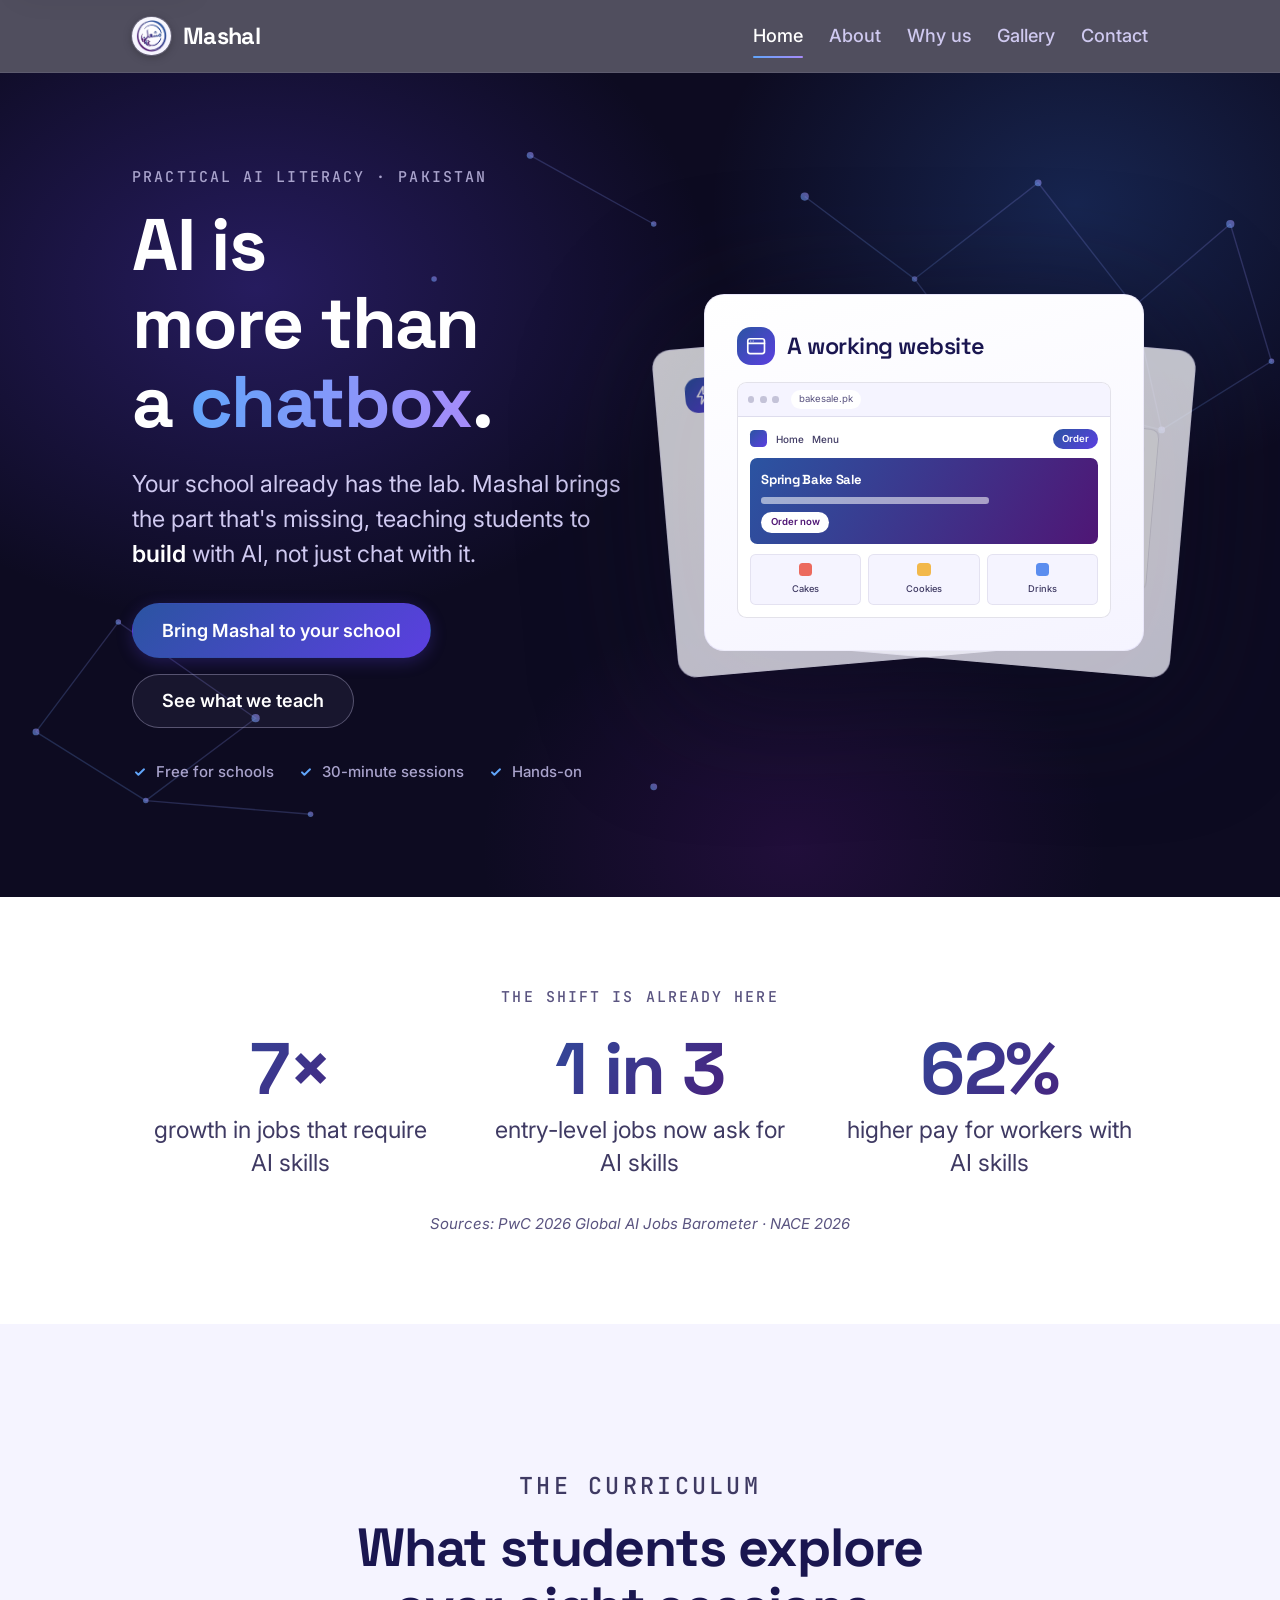
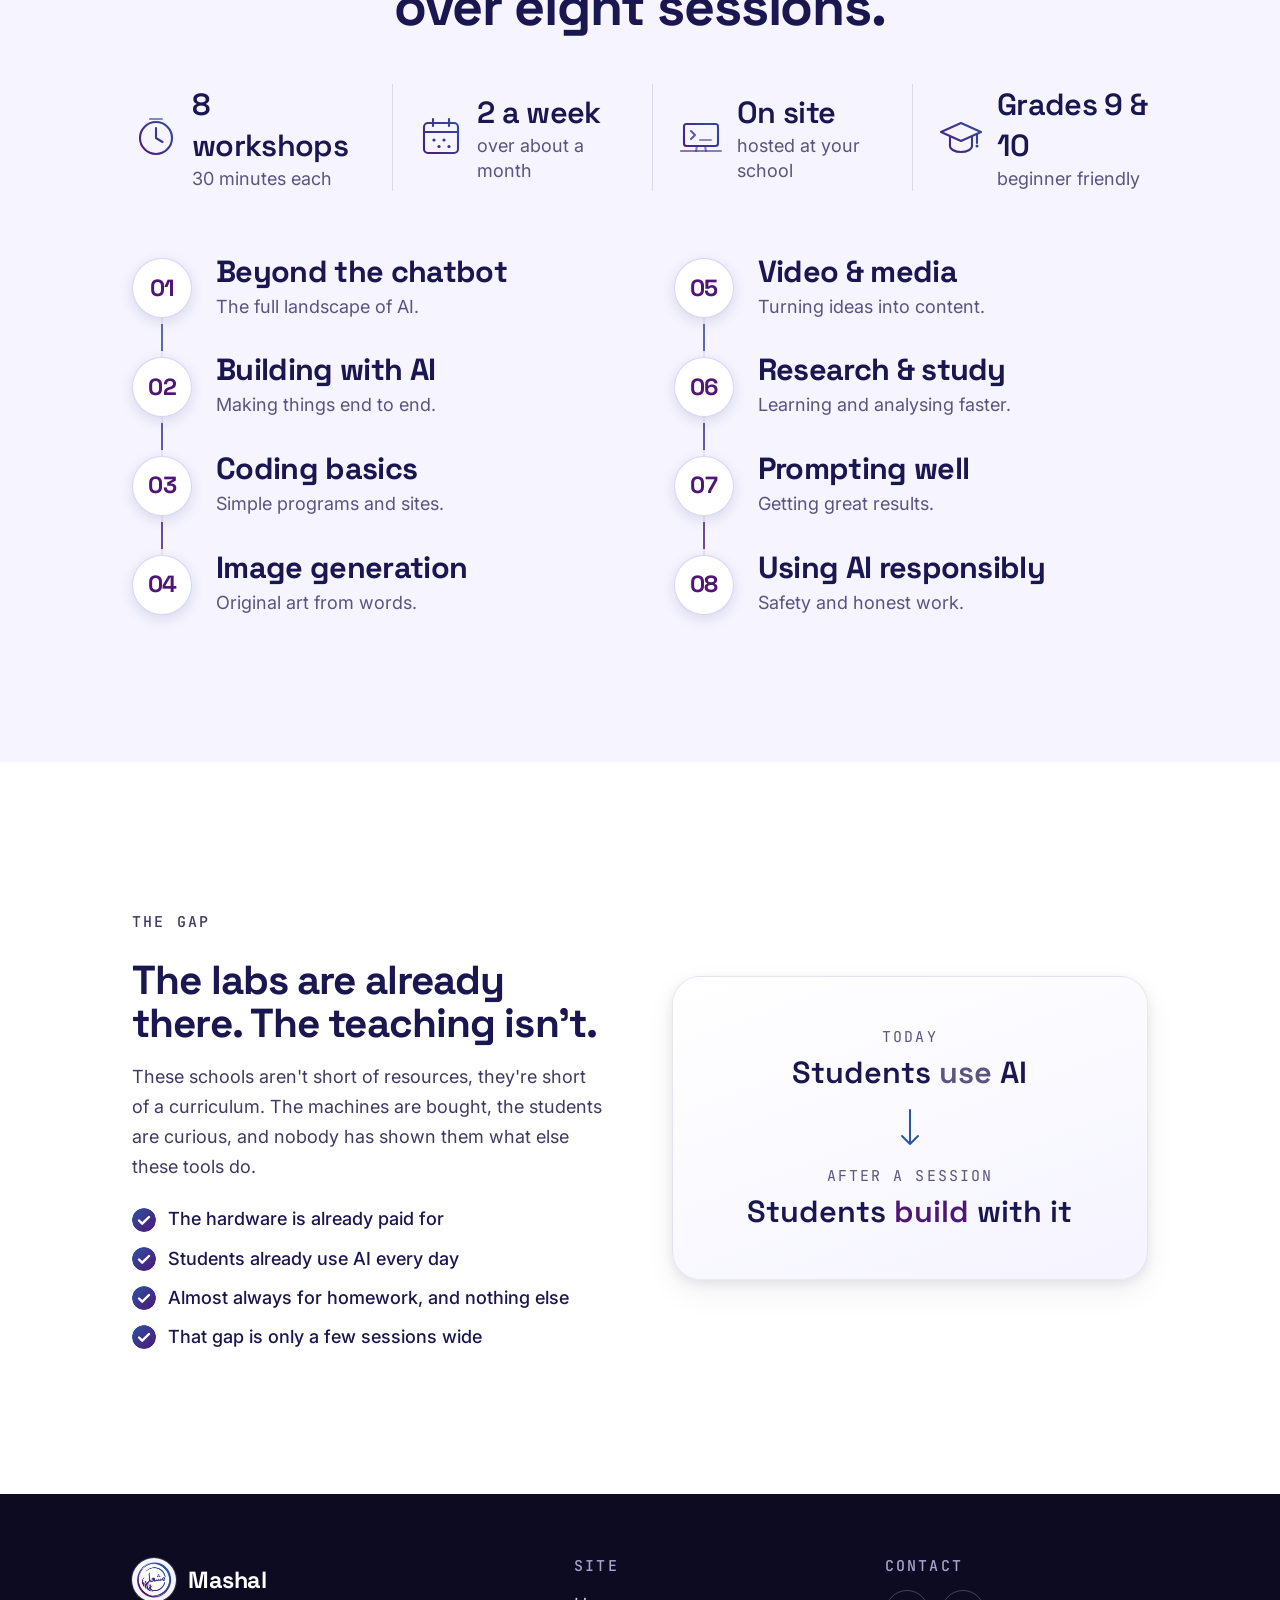
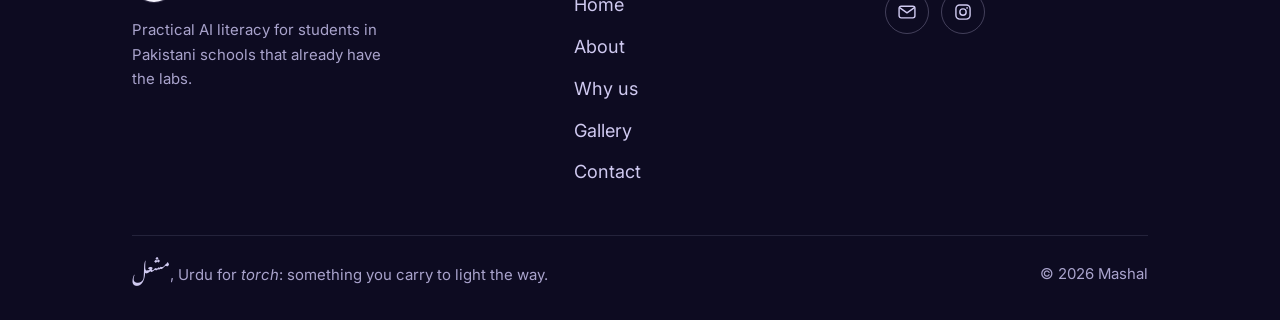
<file: index.html>
<!DOCTYPE html>
<html lang="en" class="no-js">
<head>
<meta charset="utf-8">
<meta name="viewport" content="width=device-width, initial-scale=1">
<title>Mashal: AI is more than a chatbox</title>
<meta name="description" content="Mashal brings practical AI literacy to Pakistani schools. The labs are already there, we bring the teaching that isn't.">
<meta name="theme-color" content="#0D0B21">
<meta property="og:title" content="Mashal: AI is more than a chatbox">
<meta property="og:description" content="Practical AI literacy for Pakistani school students. The labs are already there, we bring the teaching that isn't.">
<meta property="og:type" content="website">
<meta property="og:image" content="assets/images/logo.png">
<link rel="icon" href="assets/images/logo-transparent.png" type="image/png">

<script>document.documentElement.classList.replace('no-js','js');</script>

<link rel="preconnect" href="https://fonts.googleapis.com">
<link rel="preconnect" href="https://fonts.gstatic.com" crossorigin>
<link rel="stylesheet" href="https://fonts.googleapis.com/css2?family=Space+Grotesk:wght@500;600;700&family=Inter:wght@400;500;600&family=JetBrains+Mono:wght@400;500&family=Noto+Nastaliq+Urdu:wght@400..700&display=swap">

<link rel="stylesheet" href="css/tokens.css">
<link rel="stylesheet" href="css/main.css">
<link rel="stylesheet" href="css/home.css">
</head>
<body>

<a class="skip-link" href="#main">Skip to content</a>

<header class="nav on-dark" id="nav">
  <div class="container nav__inner">
    <a class="nav__brand" href="/" aria-label="Mashal home">
      <span class="logo-disc"><img src="assets/images/logo-transparent.png" alt="" width="120" height="120"></span>
      <span class="nav__wordmark">Mashal</span>
    </a>
    <button class="nav__toggle" id="nav-toggle" aria-expanded="false" aria-controls="nav-menu" aria-label="Open menu">
      <span class="nav__toggle-box" aria-hidden="true">
        <span class="nav__toggle-bar"></span><span class="nav__toggle-bar"></span><span class="nav__toggle-bar"></span>
      </span>
    </button>
    <nav class="nav__menu" id="nav-menu" aria-label="Main">
      <a class="nav__link" href="/" aria-current="page">Home</a>
      <a class="nav__link" href="/about">About</a>
      <a class="nav__link" href="/why-us">Why us</a>
      <a class="nav__link" href="/gallery">Gallery</a>
      <a class="nav__link" href="/contact">Contact</a>
    </nav>
  </div>
</header>

<main id="main">

  <!-- ===================== HERO ===================== -->
  <section class="hero on-dark" id="hero">
    <div class="hero__glow" aria-hidden="true"></div>

    <!-- Constellation: faint node-and-line network in the dark. Reads as "AI"
         and as the brand story, points of light in the dark. Decorative,
         whisper-quiet, and the dots twinkle slowly (not under reduced motion). -->
    <svg class="constellation" viewBox="0 0 1000 600" preserveAspectRatio="xMidYMid slice" aria-hidden="true" focusable="false">
      <defs>
        <linearGradient id="const-grad" x1="0" y1="1" x2="1" y2="0">
          <stop offset="0%" stop-color="#60A5FA"/>
          <stop offset="100%" stop-color="#A78BFA"/>
        </linearGradient>
      </defs>
      <g class="constellation__lines" stroke="url(#const-grad)">
        <path d="M620 90 700 150 790 80 860 170 930 110"/>
        <path d="M700 150 760 230 880 260 860 170"/>
        <path d="M880 260 960 210 930 110"/>
        <path d="M60 480 140 530 220 470 120 400 60 480"/>
        <path d="M140 530 260 540"/>
        <path d="M420 60 510 110"/>
      </g>
      <g class="constellation__dots" fill="url(#const-grad)">
        <circle class="tw tw--1" cx="620" cy="90" r="3"/>
        <circle cx="700" cy="150" r="2"/>
        <circle class="tw tw--2" cx="790" cy="80" r="2.5"/>
        <circle cx="860" cy="170" r="2"/>
        <circle class="tw tw--3" cx="930" cy="110" r="3"/>
        <circle cx="760" cy="230" r="2"/>
        <circle class="tw tw--2" cx="880" cy="260" r="2.5"/>
        <circle cx="960" cy="210" r="2"/>
        <circle class="tw tw--1" cx="60" cy="480" r="2.5"/>
        <circle cx="140" cy="530" r="2"/>
        <circle class="tw tw--3" cx="220" cy="470" r="3"/>
        <circle cx="120" cy="400" r="2"/>
        <circle cx="260" cy="540" r="2"/>
        <circle class="tw tw--2" cx="420" cy="60" r="2.5"/>
        <circle cx="510" cy="110" r="2"/>
        <circle class="tw tw--1" cx="510" cy="520" r="2.5"/>
        <circle class="tw tw--3" cx="350" cy="150" r="2"/>
      </g>
    </svg>

    <div class="container hero__inner">

      <div class="hero__copy">
        <p class="eyebrow hero-seq" data-seq="1">Practical AI literacy · Pakistan</p>
        <h1 class="hero__title hero-seq" data-seq="2">
          AI is more than<br>a <span class="hero__accent">chatbox</span>.
        </h1>
        <p class="hero__lede hero-seq" data-seq="3">
          Your school already has the lab. Mashal brings the part that's missing, 
          teaching students to <strong>build</strong> with AI, not just chat with it.
        </p>
        <div class="hero__actions hero-seq" data-seq="4">
          <a class="btn btn--primary" href="/contact">Bring Mashal to your school</a>
          <a class="btn btn--secondary" href="#what-we-do">See what we teach</a>
        </div>
        <ul class="hero__trust hero-seq" data-seq="5">
          <li>Free for schools</li>
          <li>30-minute sessions</li>
          <li>Hands-on</li>
        </ul>
      </div>

      <!-- The deck: three cards, the things students walk out having built, 
           take turns at the front of a slowly shuffling hand. Decorative for
           AT (the copy carries the message); a static fanned deck without JS
           or under reduced motion. -->
      <div class="hero__visual" id="hero-visual" aria-hidden="true">
        <div class="deck">
          <div class="deck-card deck-card--a">
            <div class="deck-card__head">
              <span class="deck-card__chip">
                <svg viewBox="0 0 24 24" fill="none" stroke="currentColor" stroke-width="1.8" stroke-linecap="round" stroke-linejoin="round"><rect x="3" y="4" width="18" height="16" rx="2.5"/><path d="M3 9h18"/><circle cx="6.2" cy="6.5" r="0.6" fill="currentColor" stroke="none"/><circle cx="8.8" cy="6.5" r="0.6" fill="currentColor" stroke="none"/></svg>
              </span>
              <span class="deck-card__title">A working website</span>
            </div>
            <!-- A miniature bake-sale landing page inside browser chrome,
                 with real micro-copy so it reads as an actual site. -->
            <div class="deck-card__viz mock mock--site">
              <div class="mock__bar"><i></i><i></i><i></i><span class="mock__url">bakesale.pk</span></div>
              <div class="mock__page">
                <div class="mock__nav">
                  <span class="mock__logo"></span>
                  <span class="mock__navtxt">Home</span>
                  <span class="mock__navtxt">Menu</span>
                  <span class="mock__cta">Order</span>
                </div>
                <div class="mock__hero">
                  <span class="mock__hero-title">Spring Bake Sale</span>
                  <span class="mock__hero-sub"></span>
                  <span class="mock__hero-btn">Order now</span>
                </div>
                <div class="mock__tiles">
                  <span class="mock__tile"><em style="background:#EC6A5E"></em>Cakes</span>
                  <span class="mock__tile"><em style="background:#F2B84B"></em>Cookies</span>
                  <span class="mock__tile"><em style="background:#5B8DEF"></em>Drinks</span>
                </div>
              </div>
            </div>
          </div>

          <div class="deck-card deck-card--b">
            <div class="deck-card__head">
              <span class="deck-card__chip">
                <svg viewBox="0 0 24 24" fill="none" stroke="currentColor" stroke-width="1.8" stroke-linecap="round" stroke-linejoin="round"><path d="M13 2 5.5 13.5H11L9.5 22 18 10.5h-5.5z"/></svg>
              </span>
              <span class="deck-card__title">An automation</span>
            </div>
            <!-- A three-step flow: a form fills a sheet, which sends a mail. -->
            <div class="deck-card__viz mock mock--flow">
              <span class="fnode">
                <svg viewBox="0 0 24 24" fill="none" stroke="currentColor" stroke-width="1.7" stroke-linecap="round" stroke-linejoin="round"><rect x="5" y="3" width="14" height="18" rx="2"/><path d="M8 8h8M8 12h8M8 16h5"/></svg>
              </span>
              <span class="farrow"></span>
              <span class="fnode">
                <svg viewBox="0 0 24 24" fill="none" stroke="currentColor" stroke-width="1.7" stroke-linecap="round" stroke-linejoin="round"><rect x="3" y="4" width="18" height="16" rx="2"/><path d="M3 10h18M3 15h18M9 10v10"/></svg>
              </span>
              <span class="farrow"></span>
              <span class="fnode fnode--lit">
                <svg viewBox="0 0 24 24" fill="none" stroke="currentColor" stroke-width="1.7" stroke-linecap="round" stroke-linejoin="round"><rect x="3" y="5" width="18" height="14" rx="2"/><path d="M4 7l8 6 8-6"/></svg>
              </span>
            </div>
          </div>

          <div class="deck-card deck-card--c">
            <div class="deck-card__head">
              <span class="deck-card__chip">
                <svg viewBox="0 0 24 24" fill="none" stroke="currentColor" stroke-width="1.8" stroke-linecap="round" stroke-linejoin="round"><rect x="3" y="4" width="18" height="16" rx="2.5"/><path d="M3 10h18M3 15h18M9.5 10v10"/></svg>
              </span>
              <span class="deck-card__title">A mini-CRM</span>
            </div>
            <!-- A tiny orders table with real names + status, so it reads as
                 an actual CRM rather than a skeleton. -->
            <div class="deck-card__viz mock mock--table">
              <span class="thead">
                <span class="thead__ico">
                  <svg viewBox="0 0 24 24" fill="none" stroke="currentColor" stroke-width="1.8" stroke-linecap="round" stroke-linejoin="round"><circle cx="9" cy="8" r="3.2"/><path d="M3.5 19c0-3 2.5-5 5.5-5s5.5 2 5.5 5"/><path d="M16 5.2a3 3 0 0 1 0 5.6M17.5 19c0-2.3-1-4-2.6-4.6"/></svg>
                </span>
                <span class="thead__title">Orders</span>
                <span class="thead__add">+ New</span>
              </span>
              <span class="tcols"><span>Name</span><span>Status</span></span>
              <span class="trow"><i class="ava ava--1">A</i><span class="nm">Ayesha</span><span class="pill pill--go">Paid</span></span>
              <span class="trow"><i class="ava ava--2">B</i><span class="nm">Bilal</span><span class="pill pill--wait">Pending</span></span>
              <span class="trow"><i class="ava ava--3">S</i><span class="nm">Sara</span><span class="pill pill--go">Paid</span></span>
            </div>
          </div>
        </div>
      </div>

    </div>
  </section>

  <!-- ===================== THE SHIFT (stats) ===================== -->
  <!-- Industry stats from the one-pager. These are cited third-party figures
       (PwC / NACE), not Mashal results, the source line is part of the deal. -->
  <section class="section section--white on-light stats" id="the-shift">
    <div class="container">
      <p class="eyebrow stats__eyebrow reveal">The shift is already here</p>
      <div class="stats__grid">
        <div class="stat reveal">
          <span class="stat__num">7×</span>
          <p class="stat__label">growth in jobs that require AI skills</p>
        </div>
        <div class="stat reveal d1">
          <span class="stat__num">1 in 3</span>
          <p class="stat__label">entry-level jobs now ask for AI skills</p>
        </div>
        <div class="stat reveal d2">
          <span class="stat__num">62%</span>
          <p class="stat__label">higher pay for workers with AI skills</p>
        </div>
      </div>
      <p class="stats__src reveal d3">Sources: PwC 2026 Global AI Jobs Barometer · NACE 2026</p>
    </div>
  </section>

  <!-- ===================== THE CURRICULUM ===================== -->
  <section class="section section--tint on-light" id="what-we-do">
    <div class="container">
      <div class="section-head reveal">
        <p class="eyebrow">The curriculum</p>
        <h2>What students explore over eight sessions.</h2>
      </div>

      <!-- The programme at a glance, four facts as a plain strip, no cards. -->
      <ul class="facts reveal">
        <li class="fact">
          <img class="fact__icon" src="assets/icons/clock.svg" alt="" width="48" height="48">
          <span class="fact__body"><strong>8 workshops</strong><span>30 minutes each</span></span>
        </li>
        <li class="fact">
          <img class="fact__icon" src="assets/icons/calendar.svg" alt="" width="48" height="48">
          <span class="fact__body"><strong>2 a week</strong><span>over about a month</span></span>
        </li>
        <li class="fact">
          <img class="fact__icon" src="assets/icons/lab.svg" alt="" width="48" height="48">
          <span class="fact__body"><strong>On site</strong><span>hosted at your school</span></span>
        </li>
        <li class="fact">
          <img class="fact__icon" src="assets/icons/grades.svg" alt="" width="48" height="48">
          <span class="fact__body"><strong>Grades 9 &amp; 10</strong><span>beginner friendly</span></span>
        </li>
      </ul>

      <!-- The eight sessions on two lit rails, the site's station language,
           not tiles. A genuine sequence, so the numbers earn their place. -->
      <div class="syllabus">
        <ol class="srail" start="1">
          <li class="srail__item reveal">
            <span class="srail__marker" aria-hidden="true">01</span>
            <div class="srail__text"><h3>Beyond the chatbot</h3><p>The full landscape of AI.</p></div>
          </li>
          <li class="srail__item reveal d1">
            <span class="srail__marker" aria-hidden="true">02</span>
            <div class="srail__text"><h3>Building with AI</h3><p>Making things end to end.</p></div>
          </li>
          <li class="srail__item reveal d2">
            <span class="srail__marker" aria-hidden="true">03</span>
            <div class="srail__text"><h3>Coding basics</h3><p>Simple programs and sites.</p></div>
          </li>
          <li class="srail__item reveal d3">
            <span class="srail__marker" aria-hidden="true">04</span>
            <div class="srail__text"><h3>Image generation</h3><p>Original art from words.</p></div>
          </li>
        </ol>
        <ol class="srail" start="5">
          <li class="srail__item reveal d1">
            <span class="srail__marker" aria-hidden="true">05</span>
            <div class="srail__text"><h3>Video &amp; media</h3><p>Turning ideas into content.</p></div>
          </li>
          <li class="srail__item reveal d2">
            <span class="srail__marker" aria-hidden="true">06</span>
            <div class="srail__text"><h3>Research &amp; study</h3><p>Learning and analysing faster.</p></div>
          </li>
          <li class="srail__item reveal d3">
            <span class="srail__marker" aria-hidden="true">07</span>
            <div class="srail__text"><h3>Prompting well</h3><p>Getting great results.</p></div>
          </li>
          <li class="srail__item reveal d4">
            <span class="srail__marker" aria-hidden="true">08</span>
            <div class="srail__text"><h3>Using AI responsibly</h3><p>Safety and honest work.</p></div>
          </li>
        </ol>
      </div>
    </div>
  </section>

  <!-- ===================== THE GAP (short, split) ===================== -->
  <section class="section section--white on-light" id="why">
    <div class="container split">
      <div class="split__copy reveal">
        <p class="eyebrow">The gap</p>
        <h2>The labs are already there. The teaching isn't.</h2>
        <p>
          These schools aren't short of resources, they're short of a curriculum.
          The machines are bought, the students are curious, and nobody has shown
          them what else these tools do.
        </p>
        <ul class="ticks">
          <li>The hardware is already paid for</li>
          <li>Students already use AI every day</li>
          <li>Almost always for homework, and nothing else</li>
          <li>That gap is only a few sessions wide</li>
        </ul>
      </div>

      <!-- The two states this whole project is about moving between. A
           structural device that encodes something true, not decoration. -->
      <div class="split__visual reveal d1">
        <div class="shift">
          <div class="shift__row shift__row--from">
            <span class="shift__label">Today</span>
            <span class="shift__value">Students <em>use</em> AI</span>
          </div>
          <span class="shift__arrow" aria-hidden="true">
            <svg viewBox="0 0 24 40" fill="none">
              <path d="M12 2v34M4 28l8 8 8-8" stroke="currentColor" stroke-width="2"
                    stroke-linecap="round" stroke-linejoin="round"/>
            </svg>
          </span>
          <div class="shift__row shift__row--to">
            <span class="shift__label">After a session</span>
            <span class="shift__value">Students <em>build</em> with it</span>
          </div>
        </div>
      </div>
    </div>
  </section>

</main>

<footer class="footer on-dark">
  <div class="container">
    <div class="footer__grid">
      <div>
        <a class="footer__brand" href="/" aria-label="Mashal home">
          <span class="logo-disc"><img src="assets/images/logo-transparent.png" alt="" width="120" height="120"></span>
          <span class="footer__wordmark">Mashal</span>
        </a>
        <p class="footer__blurb">Practical AI literacy for students in Pakistani schools that already have the labs.</p>
      </div>
      <nav aria-label="Footer">
        <h2 class="footer__heading">Site</h2>
        <ul class="footer__list">
          <li><a href="/">Home</a></li>
          <li><a href="/about">About</a></li>
          <li><a href="/why-us">Why us</a></li>
          <li><a href="/gallery">Gallery</a></li>
          <li><a href="/contact">Contact</a></li>
        </ul>
      </nav>
      <div>
        <h2 class="footer__heading">Contact</h2>
        <!-- Real contact links. -->
        <div class="footer__social">
          <a class="footer__social-btn" href="https://mail.google.com/mail/?view=cm&fs=1&to=contact.mashal.ai@gmail.com" target="_blank" rel="noopener" aria-label="Email Mashal (opens Gmail compose)" title="contact.mashal.ai@gmail.com">
            <svg viewBox="0 0 24 24" fill="none" aria-hidden="true"><rect x="2.5" y="5" width="19" height="14" rx="2.5" stroke="currentColor" stroke-width="1.7"/><path d="M3.5 7l8.5 6 8.5-6" stroke="currentColor" stroke-width="1.7" stroke-linecap="round" stroke-linejoin="round"/></svg>
          </a>
          <a class="footer__social-btn" href="https://www.instagram.com/mashal_ai/" target="_blank" rel="noopener" aria-label="Mashal on Instagram" title="@mashal_ai">
            <svg viewBox="0 0 24 24" fill="none" aria-hidden="true"><rect x="3.5" y="3.5" width="17" height="17" rx="4.5" stroke="currentColor" stroke-width="1.7"/><circle cx="12" cy="12" r="3.8" stroke="currentColor" stroke-width="1.7"/><circle cx="16.9" cy="7.1" r="1" fill="currentColor"/></svg>
          </a>
        </div>
      </div>
    </div>
    <div class="footer__bottom">
      <p class="footer__meaning">
        <span class="urdu" lang="ur">مشعل</span>, Urdu for <em>torch</em>: something you carry to light the way.
      </p>
      <p>&copy; 2026 Mashal</p>
    </div>
  </div>
</footer>

<script src="js/nav.js" defer></script>
<script src="js/scroll-reveal.js" defer></script>
<script src="js/ring-animation.js" defer></script>
</body>
</html>
</file>
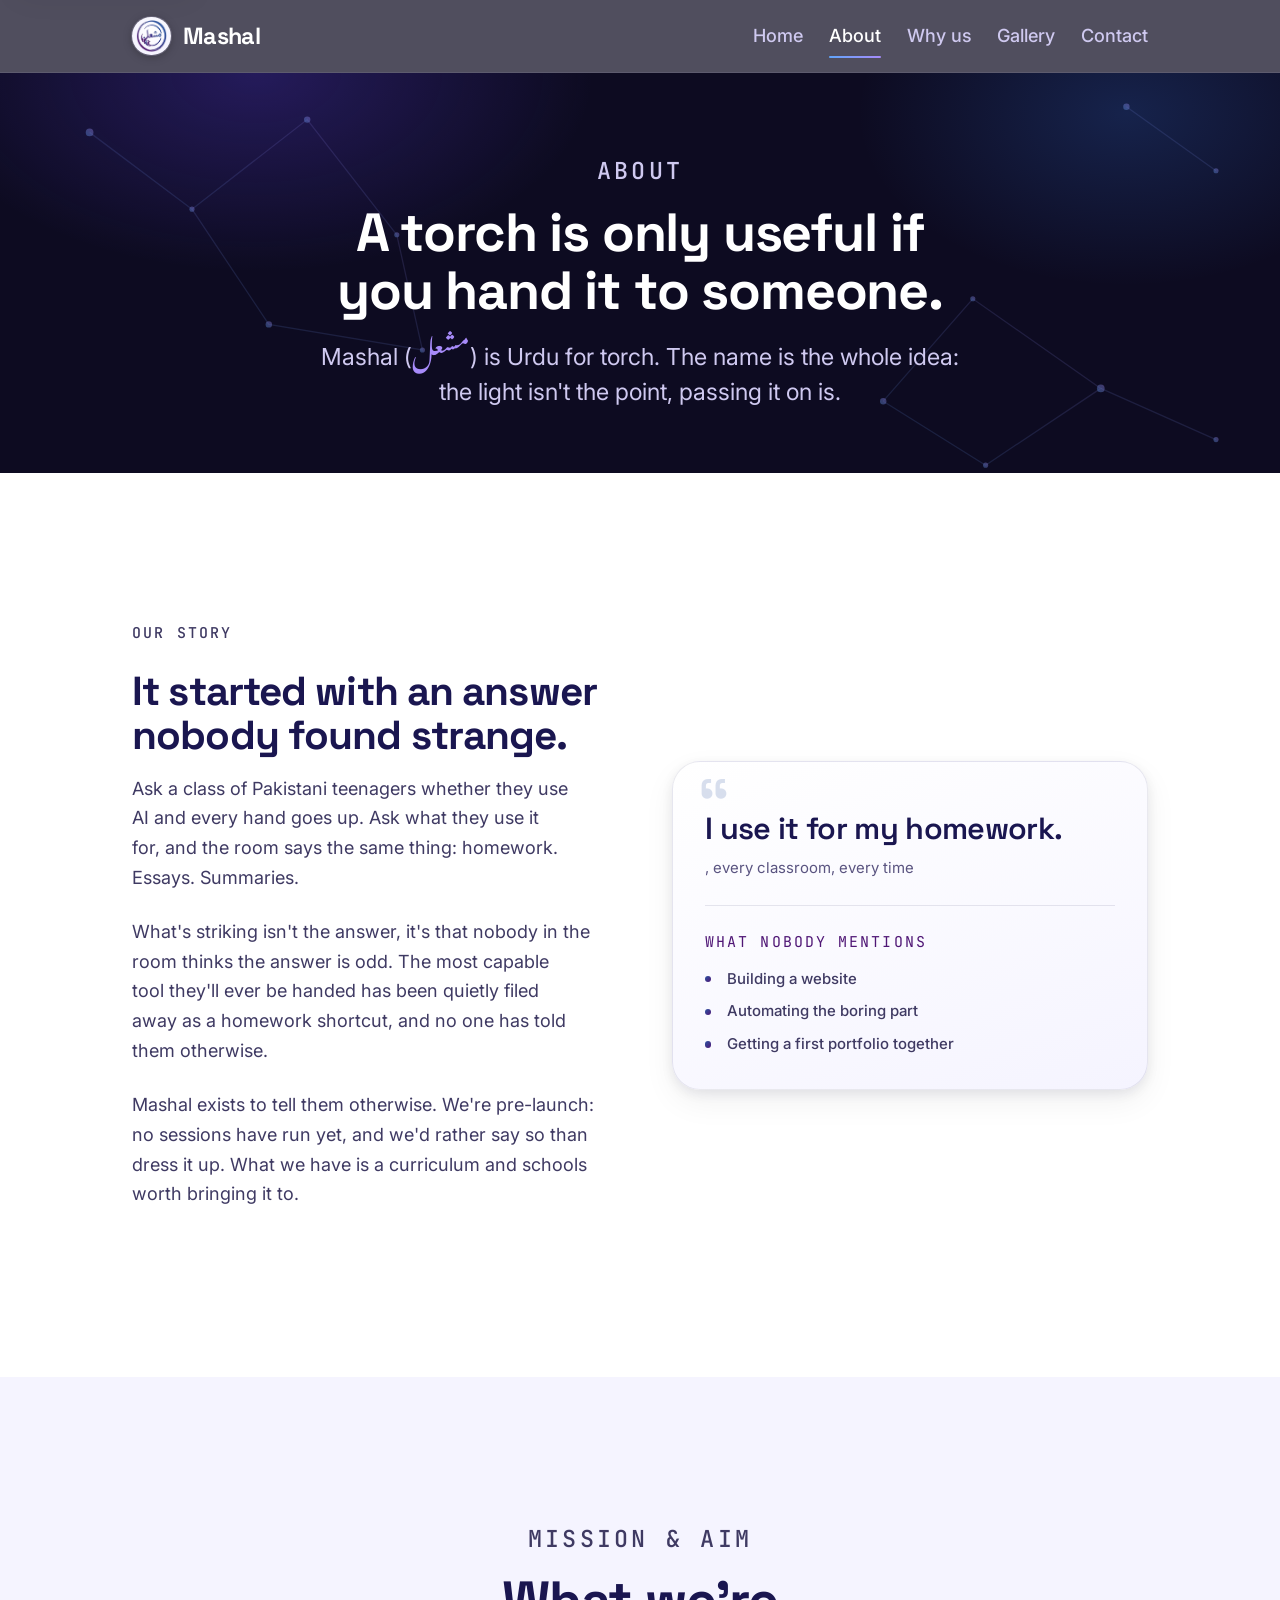
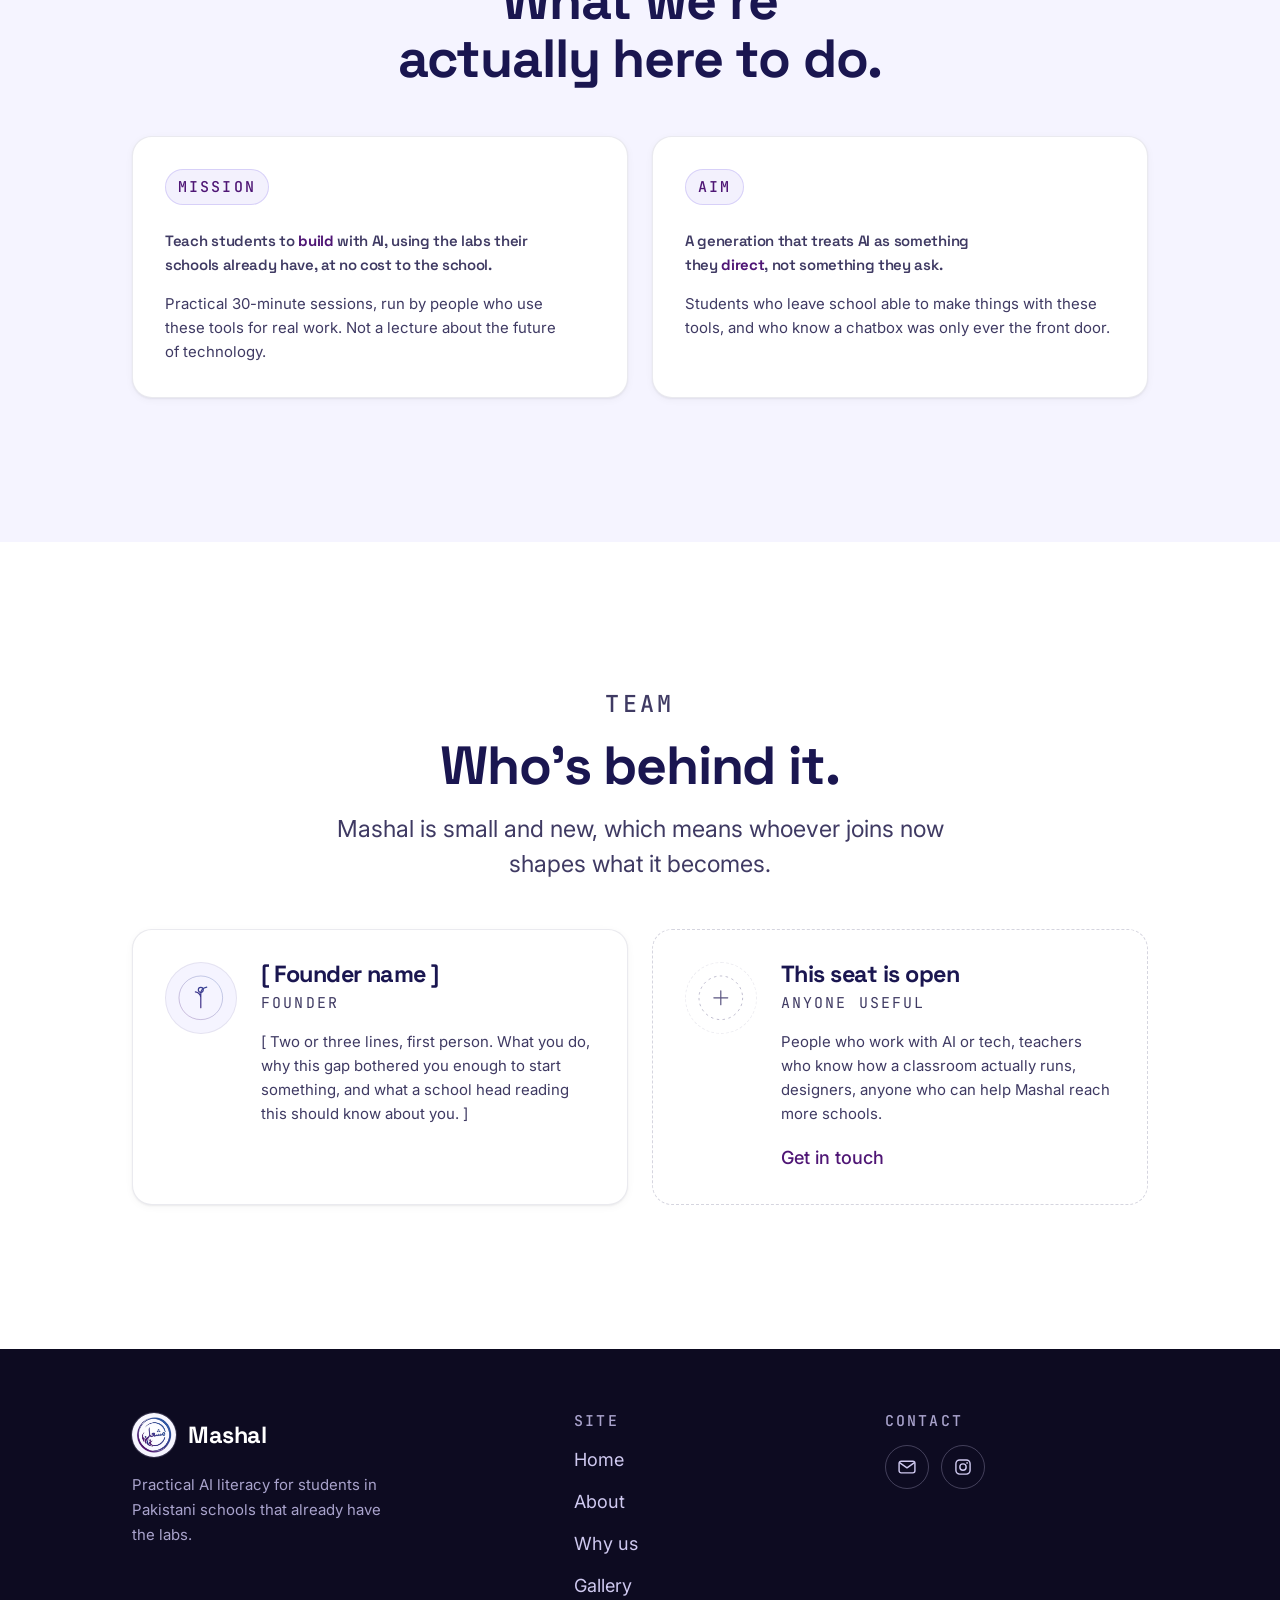
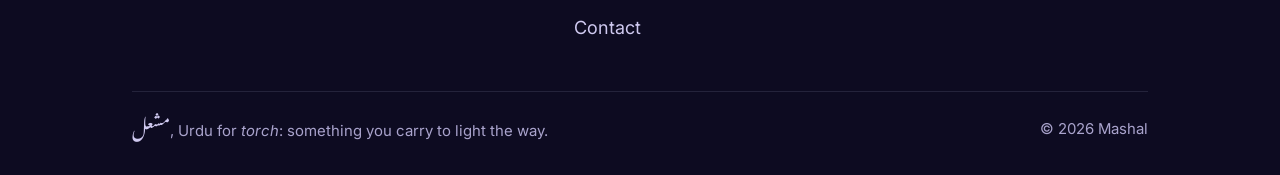
<file: about.html>
<!DOCTYPE html>
<html lang="en" class="no-js">
<head>
<meta charset="utf-8">
<meta name="viewport" content="width=device-width, initial-scale=1">
<title>About | Mashal</title>
<meta name="description" content="Why Mashal was started, what it's for, and who's behind it. Practical AI literacy for Pakistani schools.">
<meta name="theme-color" content="#0D0B21">
<meta property="og:title" content="About | Mashal">
<meta property="og:description" content="Why Mashal was started, what it's for, and who's behind it.">
<meta property="og:type" content="website">
<meta property="og:image" content="assets/images/logo.png">
<link rel="icon" href="assets/images/logo-transparent.png" type="image/png">

<script>document.documentElement.classList.replace('no-js','js');</script>

<link rel="preconnect" href="https://fonts.googleapis.com">
<link rel="preconnect" href="https://fonts.gstatic.com" crossorigin>
<link rel="stylesheet" href="https://fonts.googleapis.com/css2?family=Space+Grotesk:wght@500;600;700&family=Inter:wght@400;500;600&family=JetBrains+Mono:wght@400;500&family=Noto+Nastaliq+Urdu:wght@400..700&display=swap">

<link rel="stylesheet" href="css/tokens.css">
<link rel="stylesheet" href="css/main.css">
<link rel="stylesheet" href="css/about.css">
</head>
<body>

<a class="skip-link" href="#main">Skip to content</a>

<header class="nav on-dark" id="nav">
  <div class="container nav__inner">
    <a class="nav__brand" href="/" aria-label="Mashal home">
      <span class="logo-disc"><img src="assets/images/logo-transparent.png" alt="" width="120" height="120"></span>
      <span class="nav__wordmark">Mashal</span>
    </a>
    <button class="nav__toggle" id="nav-toggle" aria-expanded="false" aria-controls="nav-menu" aria-label="Open menu">
      <span class="nav__toggle-box" aria-hidden="true">
        <span class="nav__toggle-bar"></span><span class="nav__toggle-bar"></span><span class="nav__toggle-bar"></span>
      </span>
    </button>
    <nav class="nav__menu" id="nav-menu" aria-label="Main">
      <a class="nav__link" href="/">Home</a>
      <a class="nav__link" href="/about" aria-current="page">About</a>
      <a class="nav__link" href="/why-us">Why us</a>
      <a class="nav__link" href="/gallery">Gallery</a>
      <a class="nav__link" href="/contact">Contact</a>
    </nav>
  </div>
</header>

<main id="main">

  <!-- ===================== PAGE HERO ===================== -->
  <section class="page-hero on-dark">
    <svg class="constellation constellation--soft" viewBox="0 0 1000 400" preserveAspectRatio="xMidYMid slice" aria-hidden="true" focusable="false">
      <defs>
        <linearGradient id="const-grad" x1="0" y1="1" x2="1" y2="0">
          <stop offset="0%" stop-color="#60A5FA"/>
          <stop offset="100%" stop-color="#A78BFA"/>
        </linearGradient>
      </defs>
      <g class="constellation__lines" stroke="url(#const-grad)">
        <path d="M70 90 150 150 240 80 310 170"/>
        <path d="M150 150 210 240 330 260 310 170"/>
        <path d="M690 300 770 350 860 290 760 220 690 300"/>
        <path d="M860 290 950 330"/>
        <path d="M880 70 950 120"/>
      </g>
      <g class="constellation__dots" fill="url(#const-grad)">
        <circle class="tw tw--1" cx="70" cy="90" r="3"/>
        <circle cx="150" cy="150" r="2"/>
        <circle class="tw tw--2" cx="240" cy="80" r="2.5"/>
        <circle cx="310" cy="170" r="2"/>
        <circle class="tw tw--3" cx="210" cy="240" r="2.5"/>
        <circle cx="330" cy="260" r="2"/>
        <circle class="tw tw--1" cx="690" cy="300" r="2.5"/>
        <circle cx="770" cy="350" r="2"/>
        <circle class="tw tw--2" cx="860" cy="290" r="3"/>
        <circle cx="760" cy="220" r="2"/>
        <circle cx="950" cy="330" r="2"/>
        <circle class="tw tw--3" cx="880" cy="70" r="2.5"/>
        <circle class="tw tw--1" cx="950" cy="120" r="2"/>
      </g>
    </svg>
    <div class="container">
      <p class="eyebrow reveal">About</p>
      <h1 class="reveal d1">A torch is only useful if you hand it to someone.</h1>
      <p class="reveal d2">
        Mashal (<span class="urdu" lang="ur">مشعل</span>) is Urdu for torch. The name is the
        whole idea: the light isn't the point, passing it on is.
      </p>
    </div>
  </section>

  <!-- ===================== OUR STORY (split) ===================== -->
  <section class="section section--white on-light" id="story">
    <div class="container split">
      <div class="split__copy reveal">
        <p class="eyebrow">Our story</p>
        <h2>It started with an answer nobody found strange.</h2>
        <!-- TODO(pre-launch): worth rewriting in the founder's own first-person
             voice, a specific memory will land harder than a general one. -->
        <p>
          Ask a class of Pakistani teenagers whether they use AI and every hand
          goes up. Ask what they use it for, and the room says the same thing:
          homework. Essays. Summaries.
        </p>
        <p>
          What's striking isn't the answer, it's that nobody in the room thinks
          the answer is odd. The most capable tool they'll ever be handed has been
          quietly filed away as a homework shortcut, and no one has told them
          otherwise.
        </p>
        <p>
          Mashal exists to tell them otherwise. We're pre-launch: no sessions have
          run yet, and we'd rather say so than dress it up. What we have is a
          curriculum and schools worth bringing it to.
        </p>
      </div>

      <div class="split__visual reveal d1">
        <div class="quote-card">
          <span class="quote-card__mark" aria-hidden="true">“</span>
          <p class="quote-card__text">I use it for my homework.</p>
          <p class="quote-card__attr">,  every classroom, every time</p>
          <div class="quote-card__foot">
            <span class="quote-card__foot-label">What nobody mentions</span>
            <ul class="quote-card__list">
              <li>Building a website</li>
              <li>Automating the boring part</li>
              <li>Getting a first portfolio together</li>
            </ul>
          </div>
        </div>
      </div>
    </div>
  </section>

  <!-- ===================== MISSION & AIM ===================== -->
  <section class="section section--tint on-light" id="mission">
    <div class="container">
      <div class="section-head reveal">
        <p class="eyebrow">Mission &amp; aim</p>
        <h2>What we're actually here to do.</h2>
      </div>

      <div class="grid grid--2">
        <article class="mv card reveal">
          <span class="mv__tag">Mission</span>
          <p class="mv__statement">
            Teach students to <strong>build</strong> with AI, using the labs their
            schools already have, at no cost to the school.
          </p>
          <p class="mv__support">
            Practical 30-minute sessions, run by people who use these tools for real
            work. Not a lecture about the future of technology.
          </p>
        </article>

        <article class="mv card reveal d1">
          <span class="mv__tag">Aim</span>
          <p class="mv__statement">
            A generation that treats AI as something they <strong>direct</strong>,
            not something they ask.
          </p>
          <p class="mv__support">
            Students who leave school able to make things with these tools, and who
            know a chatbox was only ever the front door.
          </p>
        </article>
      </div>

    </div>
  </section>

  <!-- ===================== TEAM ===================== -->
  <section class="section section--white on-light" id="team">
    <div class="container">
      <div class="section-head reveal">
        <p class="eyebrow">Team</p>
        <h2>Who's behind it.</h2>
        <p>Mashal is small and new, which means whoever joins now shapes what it becomes.</p>
      </div>

      <div class="grid grid--2 team">
        <!-- TODO(pre-launch): swap the monogram for a real photo
             (<img class="team__photo" src="assets/images/founder.jpg" alt="">) and
             fill in the name and bio. Left as an obvious placeholder rather than
             invented, CONTEXT.md rules out fabricating team details. -->
        <article class="card team__card reveal">
          <span class="team__avatar" aria-hidden="true">
            <svg viewBox="0 0 96 96" fill="none">
              <defs>
                <linearGradient id="mono-grad" x1="8" y1="88" x2="88" y2="8" gradientUnits="userSpaceOnUse">
                  <stop offset="0" stop-color="#4F1675"/><stop offset="1" stop-color="#2B54A2"/>
                </linearGradient>
              </defs>
              <circle cx="48" cy="48" r="44" stroke="url(#mono-grad)" stroke-width="1.5" opacity="0.35"/>
              <path d="M48 68V40M48 40c0-7 4.8-12 12-13.4M48 47c-.8-5.8-4.6-9.6-11-10.8"
                    stroke="url(#mono-grad)" stroke-width="2.4" stroke-linecap="round" stroke-linejoin="round"/>
              <circle cx="48" cy="32" r="5" stroke="url(#mono-grad)" stroke-width="2.4"/>
            </svg>
          </span>
          <div class="team__body">
            <h3>[ Founder name ]</h3>
            <p class="team__role">Founder</p>
            <p>
              [ Two or three lines, first person. What you do, why this gap bothered you
              enough to start something, and what a school head reading this should know
              about you. ]
            </p>
          </div>
        </article>

        <article class="card team__card team__card--open reveal d1">
          <span class="team__avatar team__avatar--open" aria-hidden="true">
            <svg viewBox="0 0 96 96" fill="none">
              <circle cx="48" cy="48" r="44" stroke="currentColor" stroke-width="1.5" stroke-dasharray="5 7" opacity="0.5"/>
              <path d="M48 34v28M34 48h28" stroke="currentColor" stroke-width="2.4" stroke-linecap="round"/>
            </svg>
          </span>
          <div class="team__body">
            <h3>This seat is open</h3>
            <p class="team__role">Anyone useful</p>
            <p>
              People who work with AI or tech, teachers who know how a classroom actually
              runs, designers, anyone who can help Mashal reach more schools.
            </p>
            <a class="link" href="/contact">Get in touch</a>
          </div>
        </article>
      </div>
    </div>
  </section>

</main>

<footer class="footer on-dark">
  <div class="container">
    <div class="footer__grid">
      <div>
        <a class="footer__brand" href="/" aria-label="Mashal home">
          <span class="logo-disc"><img src="assets/images/logo-transparent.png" alt="" width="120" height="120"></span>
          <span class="footer__wordmark">Mashal</span>
        </a>
        <p class="footer__blurb">Practical AI literacy for students in Pakistani schools that already have the labs.</p>
      </div>
      <nav aria-label="Footer">
        <h2 class="footer__heading">Site</h2>
        <ul class="footer__list">
          <li><a href="/">Home</a></li>
          <li><a href="/about">About</a></li>
          <li><a href="/why-us">Why us</a></li>
          <li><a href="/gallery">Gallery</a></li>
          <li><a href="/contact">Contact</a></li>
        </ul>
      </nav>
      <div>
        <h2 class="footer__heading">Contact</h2>
        <!-- Real contact links, keep in sync with index.html. -->
        <div class="footer__social">
          <a class="footer__social-btn" href="https://mail.google.com/mail/?view=cm&fs=1&to=contact.mashal.ai@gmail.com" target="_blank" rel="noopener" aria-label="Email Mashal (opens Gmail compose)" title="contact.mashal.ai@gmail.com">
            <svg viewBox="0 0 24 24" fill="none" aria-hidden="true"><rect x="2.5" y="5" width="19" height="14" rx="2.5" stroke="currentColor" stroke-width="1.7"/><path d="M3.5 7l8.5 6 8.5-6" stroke="currentColor" stroke-width="1.7" stroke-linecap="round" stroke-linejoin="round"/></svg>
          </a>
          <a class="footer__social-btn" href="https://www.instagram.com/mashal_ai/" target="_blank" rel="noopener" aria-label="Mashal on Instagram" title="@mashal_ai">
            <svg viewBox="0 0 24 24" fill="none" aria-hidden="true"><rect x="3.5" y="3.5" width="17" height="17" rx="4.5" stroke="currentColor" stroke-width="1.7"/><circle cx="12" cy="12" r="3.8" stroke="currentColor" stroke-width="1.7"/><circle cx="16.9" cy="7.1" r="1" fill="currentColor"/></svg>
          </a>
        </div>
      </div>
    </div>
    <div class="footer__bottom">
      <p class="footer__meaning">
        <span class="urdu" lang="ur">مشعل</span>, Urdu for <em>torch</em>: something you carry to light the way.
      </p>
      <p>&copy; 2026 Mashal</p>
    </div>
  </div>
</footer>

<script src="js/nav.js" defer></script>
<script src="js/scroll-reveal.js" defer></script>
</body>
</html>
</file>
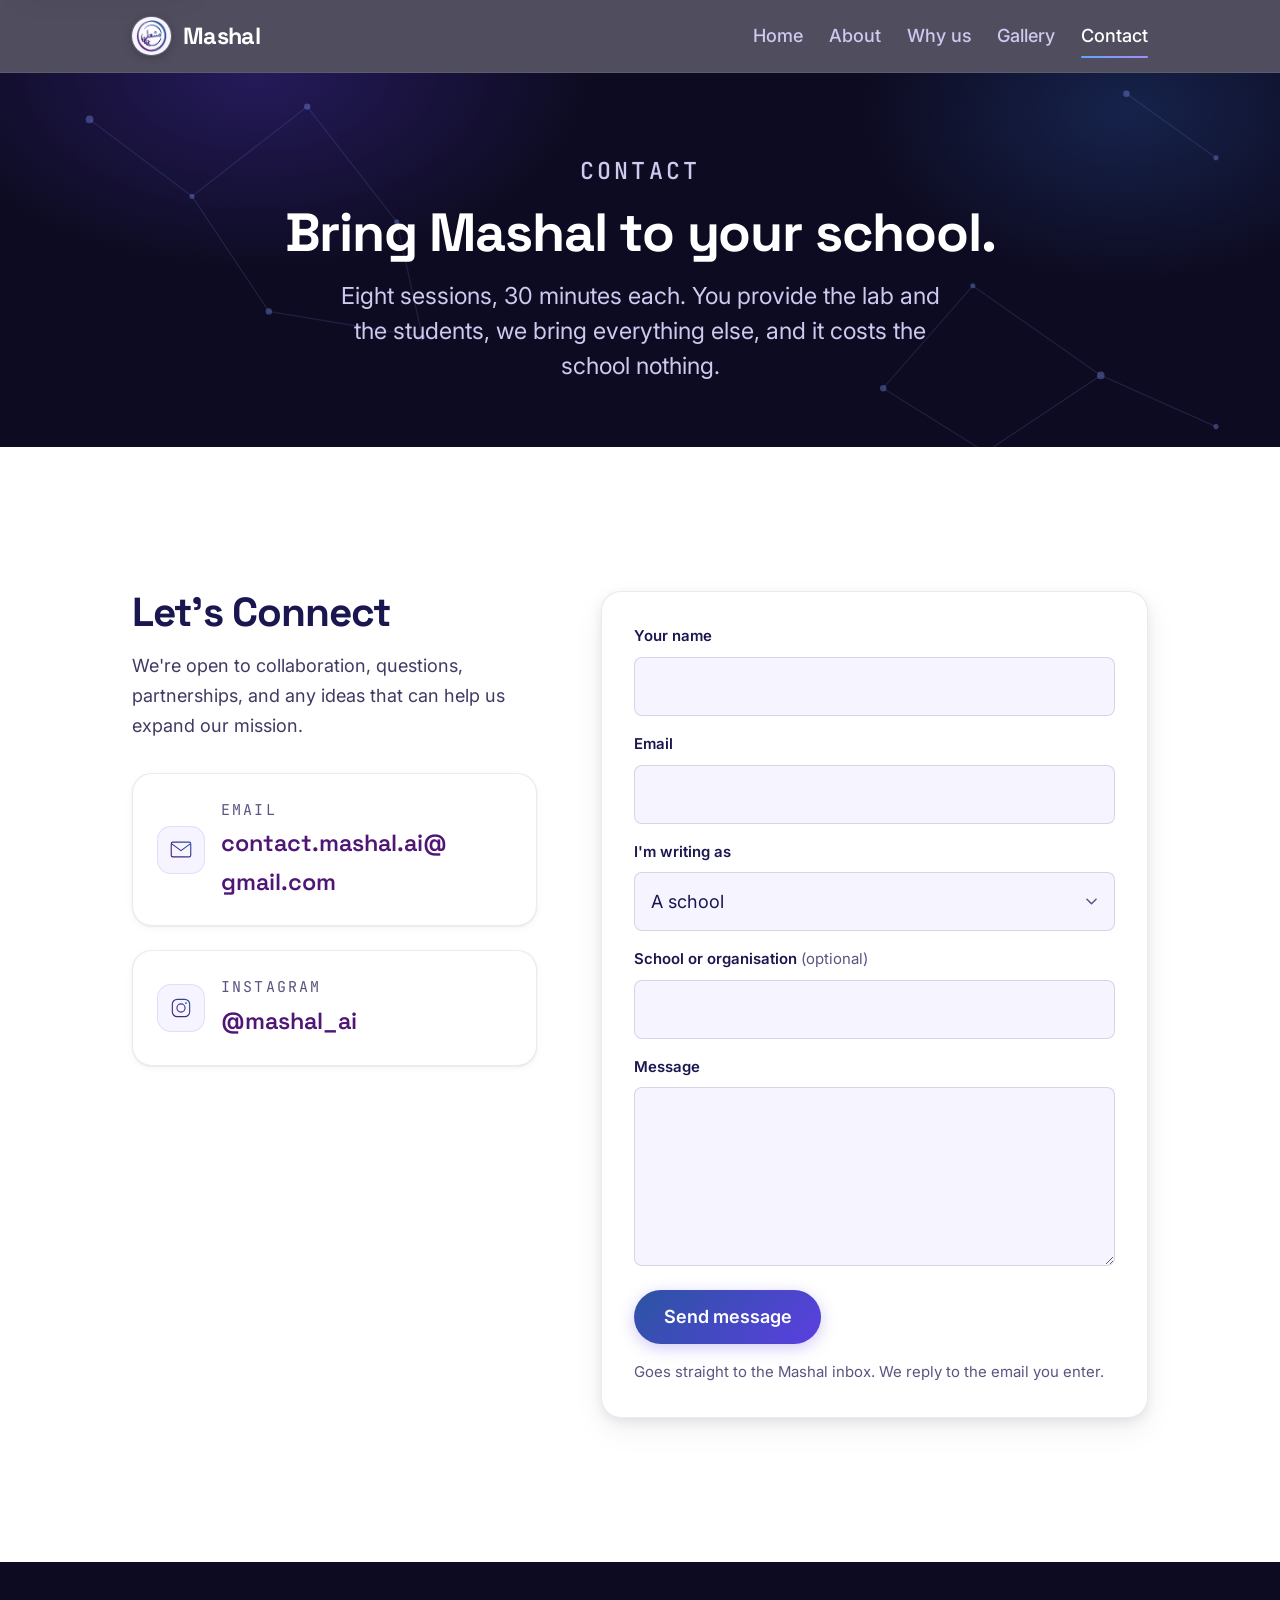
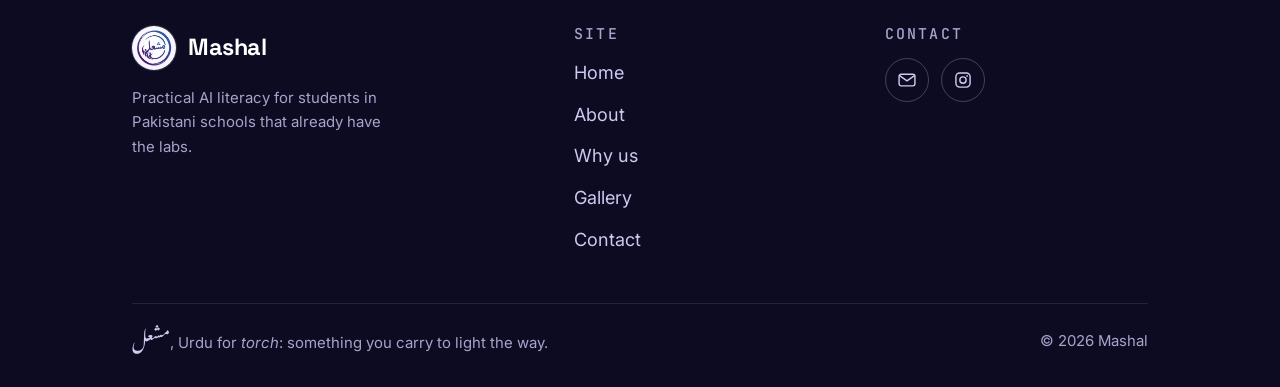
<file: contact.html>
<!DOCTYPE html>
<html lang="en" class="no-js">
<head>
<meta charset="utf-8">
<meta name="viewport" content="width=device-width, initial-scale=1">
<title>Bring Mashal to your school | Contact</title>
<meta name="description" content="Book Mashal for your school: eight 30-minute sessions. You provide the lab and students; we bring the curriculum, the instructor and the materials, free.">
<meta name="theme-color" content="#0D0B21">
<meta property="og:title" content="Bring Mashal to your school | Contact">
<meta property="og:description" content="Eight 30-minute sessions. You provide the lab and students, we bring the rest, free.">
<meta property="og:type" content="website">
<meta property="og:image" content="assets/images/logo.png">
<link rel="icon" href="assets/images/logo-transparent.png" type="image/png">

<script>document.documentElement.classList.replace('no-js','js');</script>

<link rel="preconnect" href="https://fonts.googleapis.com">
<link rel="preconnect" href="https://fonts.gstatic.com" crossorigin>
<link rel="stylesheet" href="https://fonts.googleapis.com/css2?family=Space+Grotesk:wght@500;600;700&family=Inter:wght@400;500;600&family=JetBrains+Mono:wght@400;500&family=Noto+Nastaliq+Urdu:wght@400..700&display=swap">

<link rel="stylesheet" href="css/tokens.css">
<link rel="stylesheet" href="css/main.css">
<link rel="stylesheet" href="css/contact.css">
</head>
<body>

<a class="skip-link" href="#main">Skip to content</a>

<header class="nav on-dark" id="nav">
  <div class="container nav__inner">
    <a class="nav__brand" href="/" aria-label="Mashal home">
      <span class="logo-disc"><img src="assets/images/logo-transparent.png" alt="" width="120" height="120"></span>
      <span class="nav__wordmark">Mashal</span>
    </a>
    <button class="nav__toggle" id="nav-toggle" aria-expanded="false" aria-controls="nav-menu" aria-label="Open menu">
      <span class="nav__toggle-box" aria-hidden="true">
        <span class="nav__toggle-bar"></span><span class="nav__toggle-bar"></span><span class="nav__toggle-bar"></span>
      </span>
    </button>
    <nav class="nav__menu" id="nav-menu" aria-label="Main">
      <a class="nav__link" href="/">Home</a>
      <a class="nav__link" href="/about">About</a>
      <a class="nav__link" href="/why-us">Why us</a>
      <a class="nav__link" href="/gallery">Gallery</a>
      <a class="nav__link" href="/contact" aria-current="page">Contact</a>
    </nav>
  </div>
</header>

<main id="main">

  <!-- ===================== PAGE HERO ===================== -->
  <section class="page-hero on-dark">
    <svg class="constellation constellation--soft" viewBox="0 0 1000 400" preserveAspectRatio="xMidYMid slice" aria-hidden="true" focusable="false">
      <defs>
        <linearGradient id="const-grad" x1="0" y1="1" x2="1" y2="0">
          <stop offset="0%" stop-color="#60A5FA"/>
          <stop offset="100%" stop-color="#A78BFA"/>
        </linearGradient>
      </defs>
      <g class="constellation__lines" stroke="url(#const-grad)">
        <path d="M70 90 150 150 240 80 310 170"/>
        <path d="M150 150 210 240 330 260 310 170"/>
        <path d="M690 300 770 350 860 290 760 220 690 300"/>
        <path d="M860 290 950 330"/>
        <path d="M880 70 950 120"/>
      </g>
      <g class="constellation__dots" fill="url(#const-grad)">
        <circle class="tw tw--1" cx="70" cy="90" r="3"/>
        <circle cx="150" cy="150" r="2"/>
        <circle class="tw tw--2" cx="240" cy="80" r="2.5"/>
        <circle cx="310" cy="170" r="2"/>
        <circle class="tw tw--3" cx="210" cy="240" r="2.5"/>
        <circle cx="330" cy="260" r="2"/>
        <circle class="tw tw--1" cx="690" cy="300" r="2.5"/>
        <circle cx="770" cy="350" r="2"/>
        <circle class="tw tw--2" cx="860" cy="290" r="3"/>
        <circle cx="760" cy="220" r="2"/>
        <circle cx="950" cy="330" r="2"/>
        <circle class="tw tw--3" cx="880" cy="70" r="2.5"/>
        <circle class="tw tw--1" cx="950" cy="120" r="2"/>
      </g>
    </svg>
    <div class="container">
      <p class="eyebrow reveal">Contact</p>
      <h1 class="reveal d1">Bring Mashal to your school.</h1>
      <p class="reveal d2">
        Eight sessions, 30 minutes each. You provide the lab and the students, 
        we bring everything else, and it costs the school nothing.
      </p>
    </div>
  </section>

  <!-- ===================== FORM ===================== -->
  <section class="section section--white on-light" id="form">
    <div class="container contact">

      <div class="contact__aside reveal">
        <h2>Let's Connect</h2>
        <p class="contact__intro">
          We're open to collaboration, questions, partnerships, and any ideas that can
          help us expand our mission.
        </p>

        <a class="contact__direct" href="https://mail.google.com/mail/?view=cm&fs=1&to=contact.mashal.ai@gmail.com" target="_blank" rel="noopener">
          <span class="contact__direct-icon"><img src="assets/icons/mail.svg" alt="" width="48" height="48"></span>
          <span class="contact__direct-body">
            <span class="contact__direct-label">Email</span>
            <span class="contact__direct-value">contact.mashal.ai@<wbr>gmail.com</span>
          </span>
        </a>

        <!-- Instagram. -->
        <a class="contact__direct" href="https://www.instagram.com/mashal_ai/" target="_blank" rel="noopener">
          <span class="contact__direct-icon"><img src="assets/icons/instagram.svg" alt="" width="48" height="48"></span>
          <span class="contact__direct-body">
            <span class="contact__direct-label">Instagram</span>
            <span class="contact__direct-value">@mashal_ai</span>
          </span>
        </a>
      </div>

      <!-- Delivered via FormSubmit (formsubmit.co): submissions arrive in the
           Mashal inbox directly, the visitor never leaves the page. form.js
           submits over AJAX for the inline confirmation; without JS the form
           still works as a plain POST to the same service.
           NOTE: delivery starts after the one-time "Activate" email FormSubmit
           sends to the address on first submission. -->
      <form class="form reveal d1" id="contact-form"
            action="https://formsubmit.co/contact.mashal.ai@gmail.com"
            method="post">
        <!-- FormSubmit config: email subject/format, no captcha interstitial
             for the no-JS path, and a honeypot field bots fill but people
             never see (submissions with it filled are dropped). -->
        <input type="hidden" name="_subject" value="New message from the Mashal website">
        <input type="hidden" name="_template" value="table">
        <input type="hidden" name="_captcha" value="false">
        <input type="text" name="_honey" tabindex="-1" autocomplete="off"
               style="display:none" aria-hidden="true">

        <div class="form__row">
          <label class="form__label" for="f-name">Your name</label>
          <input class="form__input" type="text" id="f-name" name="name" autocomplete="name" required>
        </div>

        <div class="form__row">
          <label class="form__label" for="f-email">Email</label>
          <input class="form__input" type="email" id="f-email" name="email" autocomplete="email" required>
        </div>

        <div class="form__row">
          <label class="form__label" for="f-role">I'm writing as</label>
          <select class="form__input form__select" id="f-role" name="role">
            <option value="School">A school</option>
            <option value="Teacher">A teacher</option>
            <option value="Volunteer">A volunteer</option>
            <option value="Parent or student">A parent or student</option>
            <option value="Other">Something else</option>
          </select>
        </div>

        <div class="form__row">
          <label class="form__label" for="f-org">School or organisation <span class="form__optional">(optional)</span></label>
          <input class="form__input" type="text" id="f-org" name="organisation" autocomplete="organization">
        </div>

        <div class="form__row">
          <label class="form__label" for="f-msg">Message</label>
          <textarea class="form__input form__textarea" id="f-msg" name="message" rows="5" required></textarea>
        </div>

        <button class="btn btn--primary form__submit" type="submit">Send message</button>
        <p class="form__note" id="form-note">Goes straight to the Mashal inbox. We reply to the email you enter.</p>
      </form>

    </div>
  </section>

</main>

<footer class="footer on-dark">
  <div class="container">
    <div class="footer__grid">
      <div>
        <a class="footer__brand" href="/" aria-label="Mashal home">
          <span class="logo-disc"><img src="assets/images/logo-transparent.png" alt="" width="120" height="120"></span>
          <span class="footer__wordmark">Mashal</span>
        </a>
        <p class="footer__blurb">Practical AI literacy for students in Pakistani schools that already have the labs.</p>
      </div>
      <nav aria-label="Footer">
        <h2 class="footer__heading">Site</h2>
        <ul class="footer__list">
          <li><a href="/">Home</a></li>
          <li><a href="/about">About</a></li>
          <li><a href="/why-us">Why us</a></li>
          <li><a href="/gallery">Gallery</a></li>
          <li><a href="/contact">Contact</a></li>
        </ul>
      </nav>
      <div>
        <h2 class="footer__heading">Contact</h2>
        <!-- Real contact links, keep in sync with index.html. -->
        <div class="footer__social">
          <a class="footer__social-btn" href="https://mail.google.com/mail/?view=cm&fs=1&to=contact.mashal.ai@gmail.com" target="_blank" rel="noopener" aria-label="Email Mashal (opens Gmail compose)" title="contact.mashal.ai@gmail.com">
            <svg viewBox="0 0 24 24" fill="none" aria-hidden="true"><rect x="2.5" y="5" width="19" height="14" rx="2.5" stroke="currentColor" stroke-width="1.7"/><path d="M3.5 7l8.5 6 8.5-6" stroke="currentColor" stroke-width="1.7" stroke-linecap="round" stroke-linejoin="round"/></svg>
          </a>
          <a class="footer__social-btn" href="https://www.instagram.com/mashal_ai/" target="_blank" rel="noopener" aria-label="Mashal on Instagram" title="@mashal_ai">
            <svg viewBox="0 0 24 24" fill="none" aria-hidden="true"><rect x="3.5" y="3.5" width="17" height="17" rx="4.5" stroke="currentColor" stroke-width="1.7"/><circle cx="12" cy="12" r="3.8" stroke="currentColor" stroke-width="1.7"/><circle cx="16.9" cy="7.1" r="1" fill="currentColor"/></svg>
          </a>
        </div>
      </div>
    </div>
    <div class="footer__bottom">
      <p class="footer__meaning">
        <span class="urdu" lang="ur">مشعل</span>, Urdu for <em>torch</em>: something you carry to light the way.
      </p>
      <p>&copy; 2026 Mashal</p>
    </div>
  </div>
</footer>

<script src="js/nav.js" defer></script>
<script src="js/scroll-reveal.js" defer></script>
<script src="js/form.js" defer></script>
</body>
</html>
</file>
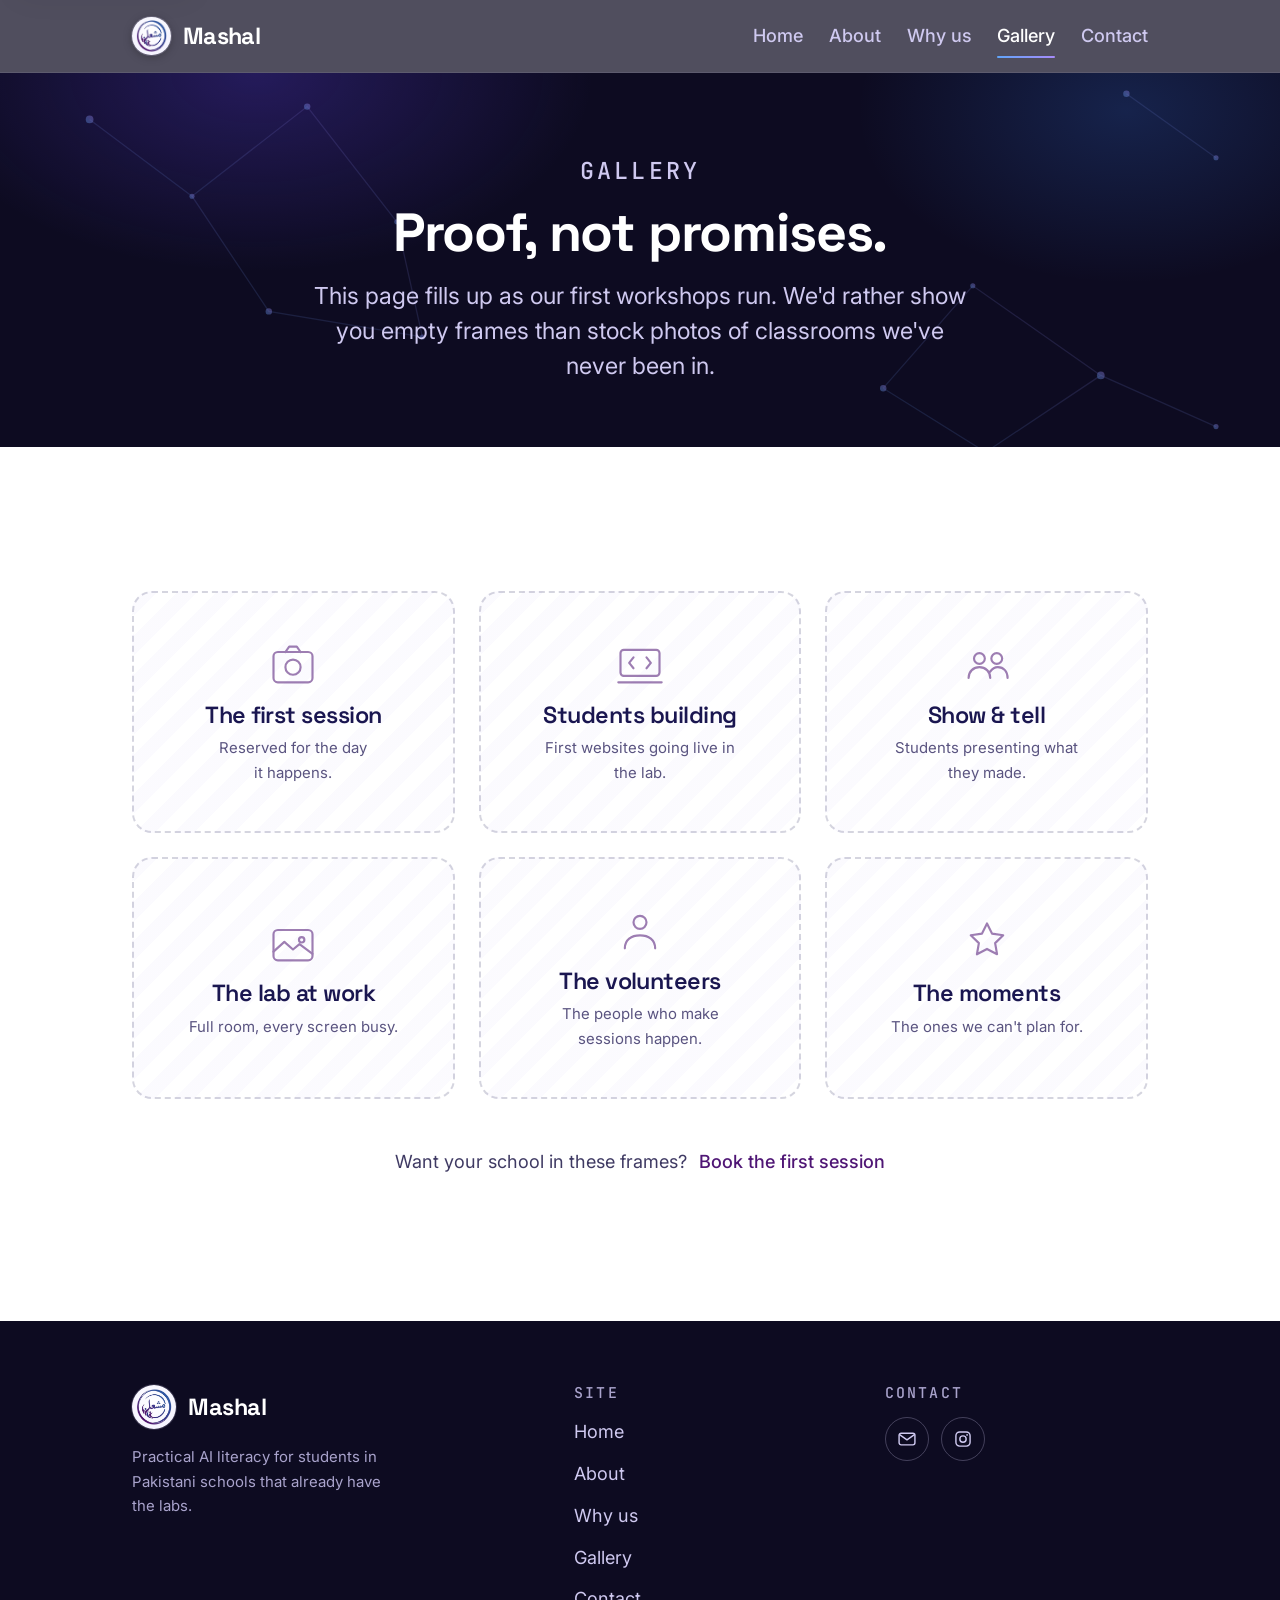
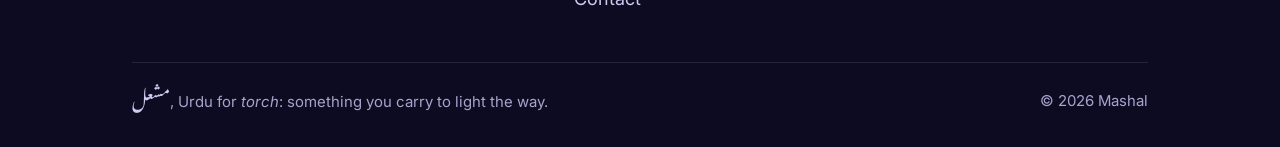
<file: gallery.html>
<!DOCTYPE html>
<html lang="en" class="no-js">
<head>
<meta charset="utf-8">
<meta name="viewport" content="width=device-width, initial-scale=1">
<title>Gallery | Mashal</title>
<meta name="description" content="Photos from Mashal's workshops in Pakistani school labs, this page fills up as our first sessions run.">
<meta name="theme-color" content="#0D0B21">
<meta property="og:title" content="Gallery | Mashal">
<meta property="og:description" content="Photos from Mashal's workshops, filling up as our first sessions run.">
<meta property="og:type" content="website">
<meta property="og:image" content="assets/images/logo.png">
<link rel="icon" href="assets/images/logo-transparent.png" type="image/png">

<script>document.documentElement.classList.replace('no-js','js');</script>

<link rel="preconnect" href="https://fonts.googleapis.com">
<link rel="preconnect" href="https://fonts.gstatic.com" crossorigin>
<link rel="stylesheet" href="https://fonts.googleapis.com/css2?family=Space+Grotesk:wght@500;600;700&family=Inter:wght@400;500;600&family=JetBrains+Mono:wght@400;500&family=Noto+Nastaliq+Urdu:wght@400..700&display=swap">

<link rel="stylesheet" href="css/tokens.css">
<link rel="stylesheet" href="css/main.css">
<link rel="stylesheet" href="css/gallery.css">
</head>
<body>

<a class="skip-link" href="#main">Skip to content</a>

<header class="nav on-dark" id="nav">
  <div class="container nav__inner">
    <a class="nav__brand" href="/" aria-label="Mashal home">
      <span class="logo-disc"><img src="assets/images/logo-transparent.png" alt="" width="120" height="120"></span>
      <span class="nav__wordmark">Mashal</span>
    </a>
    <button class="nav__toggle" id="nav-toggle" aria-expanded="false" aria-controls="nav-menu" aria-label="Open menu">
      <span class="nav__toggle-box" aria-hidden="true">
        <span class="nav__toggle-bar"></span><span class="nav__toggle-bar"></span><span class="nav__toggle-bar"></span>
      </span>
    </button>
    <nav class="nav__menu" id="nav-menu" aria-label="Main">
      <a class="nav__link" href="/">Home</a>
      <a class="nav__link" href="/about">About</a>
      <a class="nav__link" href="/why-us">Why us</a>
      <a class="nav__link" href="/gallery" aria-current="page">Gallery</a>
      <a class="nav__link" href="/contact">Contact</a>
    </nav>
  </div>
</header>

<main id="main">

  <!-- ===================== PAGE HERO ===================== -->
  <section class="page-hero on-dark">
    <svg class="constellation constellation--soft" viewBox="0 0 1000 400" preserveAspectRatio="xMidYMid slice" aria-hidden="true" focusable="false">
      <defs>
        <linearGradient id="const-grad" x1="0" y1="1" x2="1" y2="0">
          <stop offset="0%" stop-color="#60A5FA"/>
          <stop offset="100%" stop-color="#A78BFA"/>
        </linearGradient>
      </defs>
      <g class="constellation__lines" stroke="url(#const-grad)">
        <path d="M70 90 150 150 240 80 310 170"/>
        <path d="M150 150 210 240 330 260 310 170"/>
        <path d="M690 300 770 350 860 290 760 220 690 300"/>
        <path d="M860 290 950 330"/>
        <path d="M880 70 950 120"/>
      </g>
      <g class="constellation__dots" fill="url(#const-grad)">
        <circle class="tw tw--1" cx="70" cy="90" r="3"/>
        <circle cx="150" cy="150" r="2"/>
        <circle class="tw tw--2" cx="240" cy="80" r="2.5"/>
        <circle cx="310" cy="170" r="2"/>
        <circle class="tw tw--3" cx="210" cy="240" r="2.5"/>
        <circle cx="330" cy="260" r="2"/>
        <circle class="tw tw--1" cx="690" cy="300" r="2.5"/>
        <circle cx="770" cy="350" r="2"/>
        <circle class="tw tw--2" cx="860" cy="290" r="3"/>
        <circle cx="760" cy="220" r="2"/>
        <circle cx="950" cy="330" r="2"/>
        <circle class="tw tw--3" cx="880" cy="70" r="2.5"/>
        <circle class="tw tw--1" cx="950" cy="120" r="2"/>
      </g>
    </svg>
    <div class="container">
      <p class="eyebrow reveal">Gallery</p>
      <h1 class="reveal d1">Proof, not promises.</h1>
      <p class="reveal d2">
        This page fills up as our first workshops run. We'd rather show you empty
        frames than stock photos of classrooms we've never been in.
      </p>
    </div>
  </section>

  <!-- ===================== GALLERY GRID ===================== -->
  <section class="section section--white on-light" id="photos">
    <div class="container">

      <!-- HOW TO ADD REAL PHOTOS LATER
           1. Drop the image into assets/images/gallery/ (create the folder).
           2. Replace a placeholder <li> below with:
                <li class="g-tile g-tile--photo reveal">
                  <figure>
                    <img src="assets/images/gallery/session-01.jpg"
                         alt="Students building their first website at [school name]"
                         loading="lazy">
                    <figcaption>AI Beyond Chat, [school], [month year]</figcaption>
                  </figure>
                </li>
           3. Write alt text that says what's happening, it's read aloud to
              blind visitors and shown if the image fails. -->
      <ul class="g-grid">
        <li class="g-tile reveal">
          <span class="g-tile__icon" aria-hidden="true">
            <svg viewBox="0 0 48 48" fill="none" stroke="currentColor" stroke-width="2" stroke-linecap="round" stroke-linejoin="round">
              <rect x="6" y="12" width="36" height="28" rx="4"/>
              <path d="M17 12l3.5-5h7L31 12"/><circle cx="24" cy="26" r="7"/>
            </svg>
          </span>
          <h2 class="g-tile__title">The first session</h2>
          <p class="g-tile__note">Reserved for the day it happens.</p>
        </li>
        <li class="g-tile reveal d1">
          <span class="g-tile__icon" aria-hidden="true">
            <svg viewBox="0 0 48 48" fill="none" stroke="currentColor" stroke-width="2" stroke-linecap="round" stroke-linejoin="round">
              <rect x="6" y="10" width="36" height="24" rx="3"/><path d="M4 40h40"/><path d="M18 27l-4-5 4-5M30 17l4 5-4 5"/>
            </svg>
          </span>
          <h2 class="g-tile__title">Students building</h2>
          <p class="g-tile__note">First websites going live in the lab.</p>
        </li>
        <li class="g-tile reveal d2">
          <span class="g-tile__icon" aria-hidden="true">
            <svg viewBox="0 0 48 48" fill="none" stroke="currentColor" stroke-width="2" stroke-linecap="round" stroke-linejoin="round">
              <circle cx="17" cy="18" r="5"/><circle cx="33" cy="18" r="5"/>
              <path d="M7 38c0-6 4.5-10 10-10s10 4 10 10M27 32c1.8-2.5 4.5-4 7-4 5.5 0 9 4 9 10" transform="translate(0 -2)"/>
            </svg>
          </span>
          <h2 class="g-tile__title">Show &amp; tell</h2>
          <p class="g-tile__note">Students presenting what they made.</p>
        </li>
        <li class="g-tile reveal">
          <span class="g-tile__icon" aria-hidden="true">
            <svg viewBox="0 0 48 48" fill="none" stroke="currentColor" stroke-width="2" stroke-linecap="round" stroke-linejoin="round">
              <rect x="6" y="12" width="36" height="28" rx="4"/>
              <path d="M6 32l10-9 8 7 6-5 12 9"/><circle cx="32" cy="21" r="2.5"/>
            </svg>
          </span>
          <h2 class="g-tile__title">The lab at work</h2>
          <p class="g-tile__note">Full room, every screen busy.</p>
        </li>
        <li class="g-tile reveal d1">
          <span class="g-tile__icon" aria-hidden="true">
            <svg viewBox="0 0 48 48" fill="none" stroke="currentColor" stroke-width="2" stroke-linecap="round" stroke-linejoin="round">
              <circle cx="24" cy="16" r="6"/><path d="M10 40c0-8 6-12 14-12s14 4 14 12"/>
            </svg>
          </span>
          <h2 class="g-tile__title">The volunteers</h2>
          <p class="g-tile__note">The people who make sessions happen.</p>
        </li>
        <li class="g-tile reveal d2">
          <span class="g-tile__icon" aria-hidden="true">
            <svg viewBox="0 0 48 48" fill="none" stroke="currentColor" stroke-width="2" stroke-linecap="round" stroke-linejoin="round">
              <path d="M24 6l4.6 9.3L39 16.8l-7.5 7.3 1.8 10.3L24 29.5l-9.3 4.9 1.8-10.3L9 16.8l10.4-1.5z"/>
            </svg>
          </span>
          <h2 class="g-tile__title">The moments</h2>
          <p class="g-tile__note">The ones we can't plan for.</p>
        </li>
      </ul>

      <p class="section-close reveal">
        Want your school in these frames?
        <a class="link" href="/contact">Book the first session</a>
      </p>
    </div>
  </section>

</main>

<footer class="footer on-dark">
  <div class="container">
    <div class="footer__grid">
      <div>
        <a class="footer__brand" href="/" aria-label="Mashal home">
          <span class="logo-disc"><img src="assets/images/logo-transparent.png" alt="" width="120" height="120"></span>
          <span class="footer__wordmark">Mashal</span>
        </a>
        <p class="footer__blurb">Practical AI literacy for students in Pakistani schools that already have the labs.</p>
      </div>
      <nav aria-label="Footer">
        <h2 class="footer__heading">Site</h2>
        <ul class="footer__list">
          <li><a href="/">Home</a></li>
          <li><a href="/about">About</a></li>
          <li><a href="/why-us">Why us</a></li>
          <li><a href="/gallery">Gallery</a></li>
          <li><a href="/contact">Contact</a></li>
        </ul>
      </nav>
      <div>
        <h2 class="footer__heading">Contact</h2>
        <div class="footer__social">
          <a class="footer__social-btn" href="https://mail.google.com/mail/?view=cm&fs=1&to=contact.mashal.ai@gmail.com" target="_blank" rel="noopener" aria-label="Email Mashal (opens Gmail compose)" title="contact.mashal.ai@gmail.com">
            <svg viewBox="0 0 24 24" fill="none" aria-hidden="true"><rect x="2.5" y="5" width="19" height="14" rx="2.5" stroke="currentColor" stroke-width="1.7"/><path d="M3.5 7l8.5 6 8.5-6" stroke="currentColor" stroke-width="1.7" stroke-linecap="round" stroke-linejoin="round"/></svg>
          </a>
          <a class="footer__social-btn" href="https://www.instagram.com/mashal_ai/" target="_blank" rel="noopener" aria-label="Mashal on Instagram" title="@mashal_ai">
            <svg viewBox="0 0 24 24" fill="none" aria-hidden="true"><rect x="3.5" y="3.5" width="17" height="17" rx="4.5" stroke="currentColor" stroke-width="1.7"/><circle cx="12" cy="12" r="3.8" stroke="currentColor" stroke-width="1.7"/><circle cx="16.9" cy="7.1" r="1" fill="currentColor"/></svg>
          </a>
        </div>
      </div>
    </div>
    <div class="footer__bottom">
      <p class="footer__meaning">
        <span class="urdu" lang="ur">مشعل</span>, Urdu for <em>torch</em>: something you carry to light the way.
      </p>
      <p>&copy; 2026 Mashal</p>
    </div>
  </div>
</footer>

<script src="js/nav.js" defer></script>
<script src="js/scroll-reveal.js" defer></script>
</body>
</html>
</file>
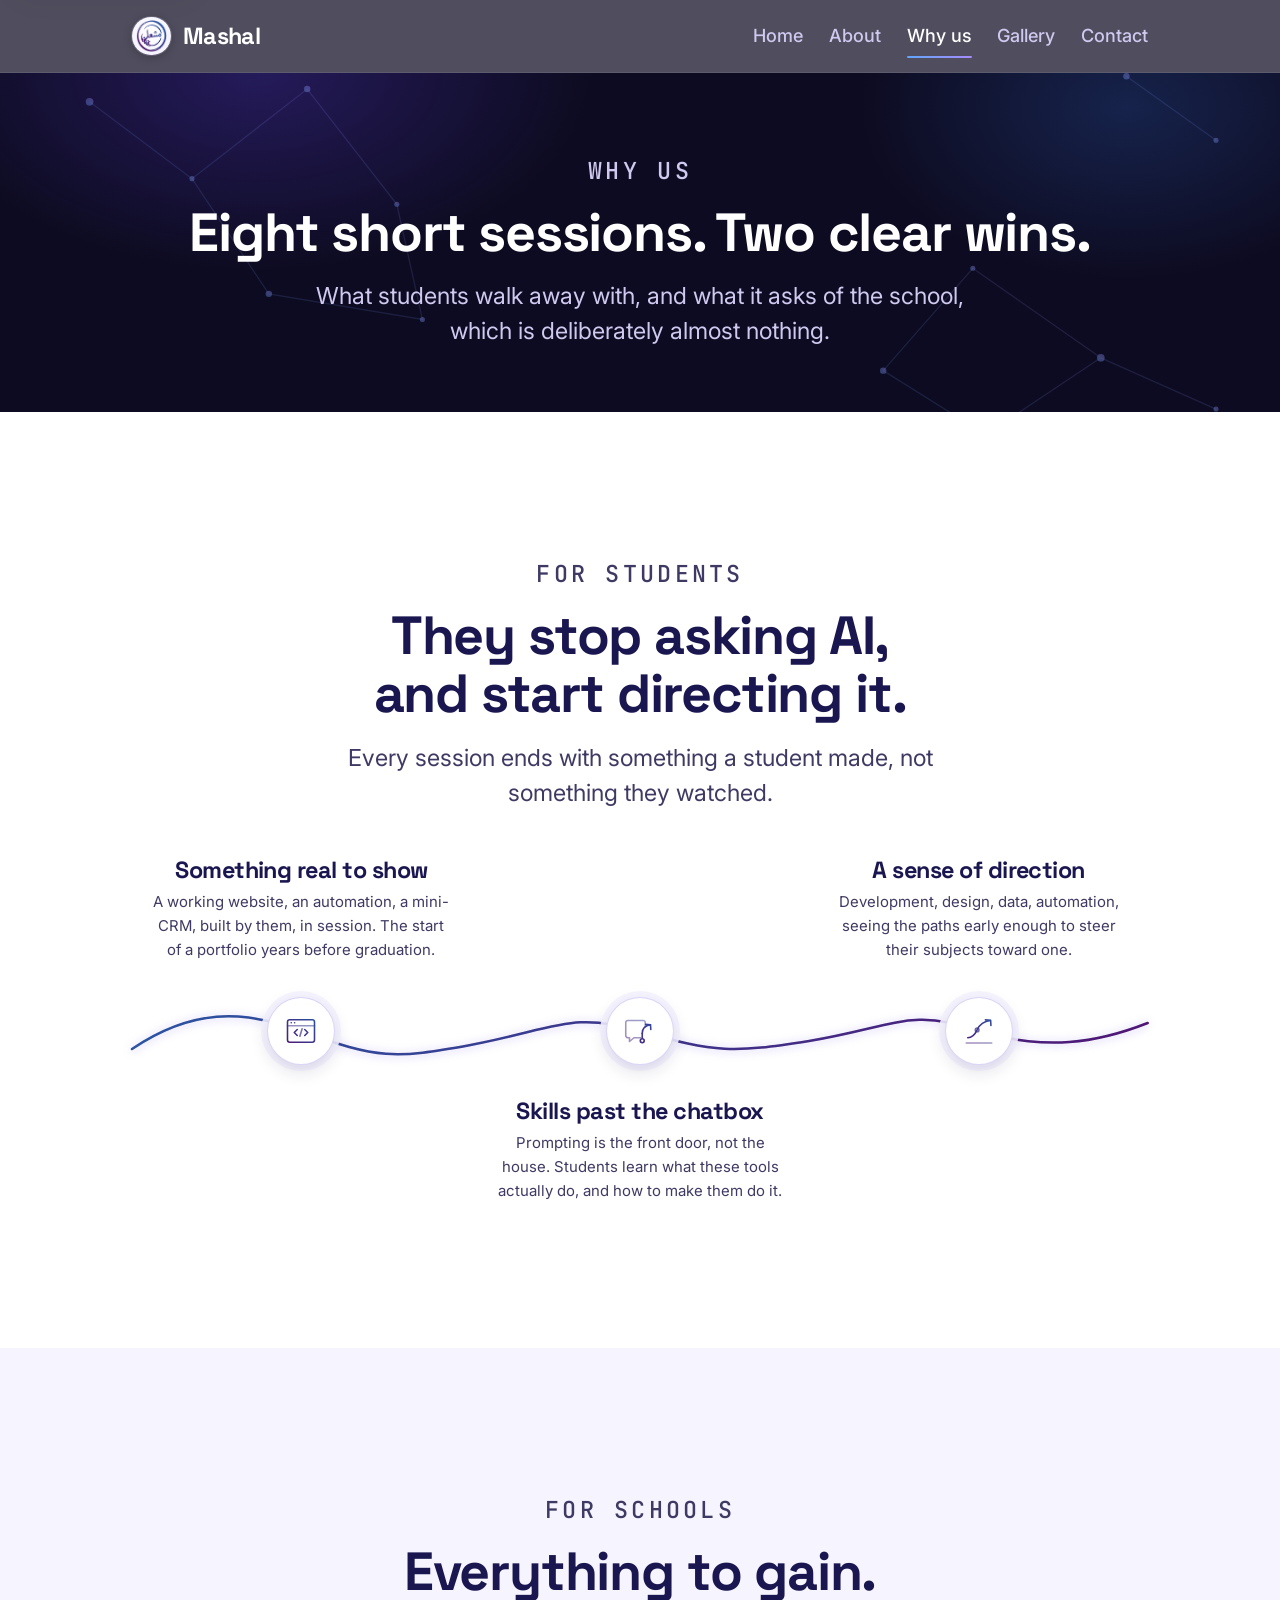
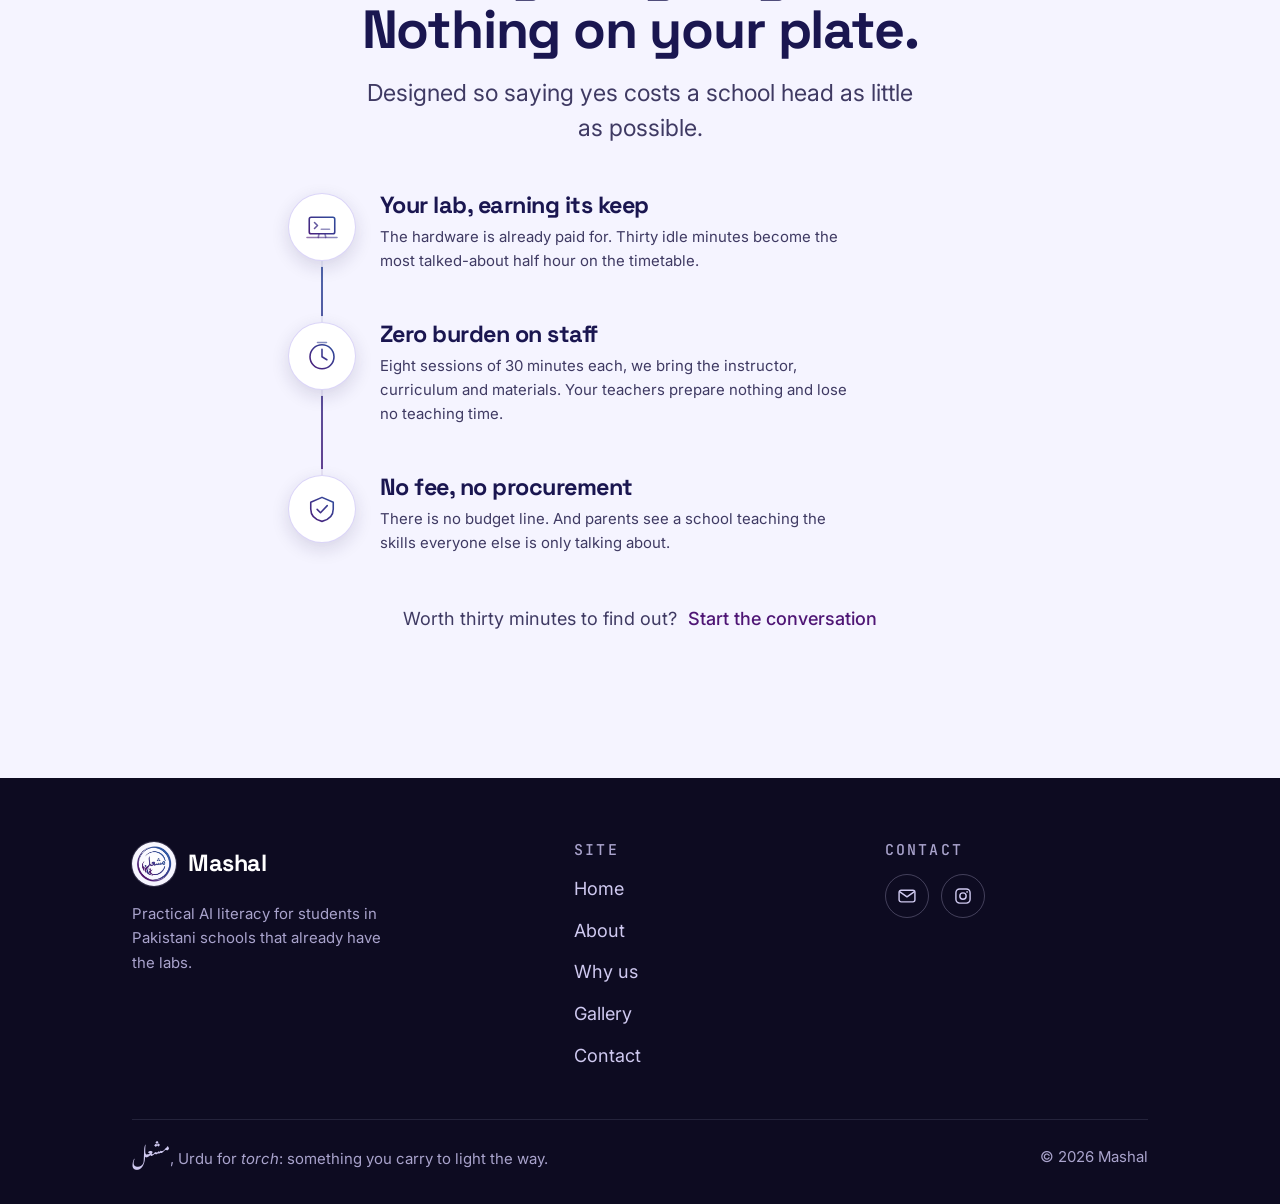
<file: why-us.html>
<!DOCTYPE html>
<html lang="en" class="no-js">
<head>
<meta charset="utf-8">
<meta name="viewport" content="width=device-width, initial-scale=1">
<title>Why us | Mashal</title>
<meta name="description" content="What students walk away with, and what it costs the school: nothing. Why Mashal is worth eight 30-minute sessions.">
<meta name="theme-color" content="#0D0B21">
<meta property="og:title" content="Why us | Mashal">
<meta property="og:description" content="What students walk away with, and what it costs the school: nothing.">
<meta property="og:type" content="website">
<meta property="og:image" content="assets/images/logo.png">
<link rel="icon" href="assets/images/logo-transparent.png" type="image/png">

<script>document.documentElement.classList.replace('no-js','js');</script>

<link rel="preconnect" href="https://fonts.googleapis.com">
<link rel="preconnect" href="https://fonts.gstatic.com" crossorigin>
<link rel="stylesheet" href="https://fonts.googleapis.com/css2?family=Space+Grotesk:wght@500;600;700&family=Inter:wght@400;500;600&family=JetBrains+Mono:wght@400;500&family=Noto+Nastaliq+Urdu:wght@400..700&display=swap">

<link rel="stylesheet" href="css/tokens.css">
<link rel="stylesheet" href="css/main.css">
</head>
<body>

<a class="skip-link" href="#main">Skip to content</a>

<header class="nav on-dark" id="nav">
  <div class="container nav__inner">
    <a class="nav__brand" href="/" aria-label="Mashal home">
      <span class="logo-disc"><img src="assets/images/logo-transparent.png" alt="" width="120" height="120"></span>
      <span class="nav__wordmark">Mashal</span>
    </a>
    <button class="nav__toggle" id="nav-toggle" aria-expanded="false" aria-controls="nav-menu" aria-label="Open menu">
      <span class="nav__toggle-box" aria-hidden="true">
        <span class="nav__toggle-bar"></span><span class="nav__toggle-bar"></span><span class="nav__toggle-bar"></span>
      </span>
    </button>
    <nav class="nav__menu" id="nav-menu" aria-label="Main">
      <a class="nav__link" href="/">Home</a>
      <a class="nav__link" href="/about">About</a>
      <a class="nav__link" href="/why-us" aria-current="page">Why us</a>
      <a class="nav__link" href="/gallery">Gallery</a>
      <a class="nav__link" href="/contact">Contact</a>
    </nav>
  </div>
</header>

<main id="main">

  <!-- ===================== PAGE HERO ===================== -->
  <section class="page-hero on-dark">
    <svg class="constellation constellation--soft" viewBox="0 0 1000 400" preserveAspectRatio="xMidYMid slice" aria-hidden="true" focusable="false">
      <defs>
        <linearGradient id="const-grad" x1="0" y1="1" x2="1" y2="0">
          <stop offset="0%" stop-color="#60A5FA"/>
          <stop offset="100%" stop-color="#A78BFA"/>
        </linearGradient>
      </defs>
      <g class="constellation__lines" stroke="url(#const-grad)">
        <path d="M70 90 150 150 240 80 310 170"/>
        <path d="M150 150 210 240 330 260 310 170"/>
        <path d="M690 300 770 350 860 290 760 220 690 300"/>
        <path d="M860 290 950 330"/>
        <path d="M880 70 950 120"/>
      </g>
      <g class="constellation__dots" fill="url(#const-grad)">
        <circle class="tw tw--1" cx="70" cy="90" r="3"/>
        <circle cx="150" cy="150" r="2"/>
        <circle class="tw tw--2" cx="240" cy="80" r="2.5"/>
        <circle cx="310" cy="170" r="2"/>
        <circle class="tw tw--3" cx="210" cy="240" r="2.5"/>
        <circle cx="330" cy="260" r="2"/>
        <circle class="tw tw--1" cx="690" cy="300" r="2.5"/>
        <circle cx="770" cy="350" r="2"/>
        <circle class="tw tw--2" cx="860" cy="290" r="3"/>
        <circle cx="760" cy="220" r="2"/>
        <circle cx="950" cy="330" r="2"/>
        <circle class="tw tw--3" cx="880" cy="70" r="2.5"/>
        <circle class="tw tw--1" cx="950" cy="120" r="2"/>
      </g>
    </svg>
    <div class="container">
      <p class="eyebrow reveal">Why us</p>
      <h1 class="reveal d1">Eight short sessions. Two clear wins.</h1>
      <p class="reveal d2">
        What students walk away with, and what it asks of the school, which is
        deliberately almost nothing.
      </p>
    </div>
  </section>

  <!-- ===================== FOR STUDENTS ===================== -->
  <section class="section section--white on-light" id="students">
    <div class="container">
      <div class="section-head reveal">
        <p class="eyebrow">For students</p>
        <h2>They stop asking AI, and start directing it.</h2>
        <p>Every session ends with something a student made, not something they watched.</p>
      </div>

      <!-- The lit path, same signature component as the home page. -->
      <div class="path reveal">
        <svg class="path__line" viewBox="0 0 1200 120" preserveAspectRatio="none" aria-hidden="true" focusable="false">
          <defs>
            <linearGradient id="path-gradient" x1="0" y1="0" x2="1" y2="0">
              <stop offset="0%" stop-color="#2B54A2"/>
              <stop offset="100%" stop-color="#4F1675"/>
            </linearGradient>
          </defs>
          <path class="path__track" vector-effect="non-scaling-stroke"
                d="M 0 78 C 70 38, 130 38, 200 60 C 290 88, 310 88, 400 74 C 500 58, 520 40, 600 60 C 690 82, 710 82, 800 70 C 900 56, 920 36, 1000 60 C 1080 80, 1140 72, 1200 52"/>
          <path class="path__stroke" vector-effect="non-scaling-stroke" pathLength="1" stroke="url(#path-gradient)"
                d="M 0 78 C 70 38, 130 38, 200 60 C 290 88, 310 88, 400 74 C 500 58, 520 40, 600 60 C 690 82, 710 82, 800 70 C 900 56, 920 36, 1000 60 C 1080 80, 1140 72, 1200 52"/>
        </svg>

        <div class="path__text path__text--s1">
          <h3>Something real to show</h3>
          <p>A working website, an automation, a mini-CRM, built by them, in session. The start of a portfolio years before graduation.</p>
        </div>
        <span class="path__marker path__marker--s1" aria-hidden="true">
          <img src="assets/icons/build.svg" alt="" width="48" height="48">
        </span>

        <span class="path__marker path__marker--s2" aria-hidden="true">
          <img src="assets/icons/beyond-chat.svg" alt="" width="48" height="48">
        </span>
        <div class="path__text path__text--s2">
          <h3>Skills past the chatbox</h3>
          <p>Prompting is the front door, not the house. Students learn what these tools actually do, and how to make them do it.</p>
        </div>

        <div class="path__text path__text--s3">
          <h3>A sense of direction</h3>
          <p>Development, design, data, automation, seeing the paths early enough to steer their subjects toward one.</p>
        </div>
        <span class="path__marker path__marker--s3" aria-hidden="true">
          <img src="assets/icons/careers.svg" alt="" width="48" height="48">
        </span>
      </div>
    </div>
  </section>

  <!-- ===================== FOR SCHOOLS ===================== -->
  <section class="section section--tint on-light" id="schools">
    <div class="container">
      <div class="section-head reveal">
        <p class="eyebrow">For schools</p>
        <h2>Everything to gain. Nothing on your plate.</h2>
        <p>Designed so saying yes costs a school head as little as possible.</p>
      </div>

      <!-- The lit rail, the path's vertical sibling: what it asks of the
           school, read top to bottom, down to nothing. -->
      <div class="rail">
        <span class="rail__marker reveal" aria-hidden="true">
          <img src="assets/icons/lab.svg" alt="" width="48" height="48">
        </span>
        <div class="rail__text reveal">
          <h3>Your lab, earning its keep</h3>
          <p>The hardware is already paid for. Thirty idle minutes become the most talked-about half hour on the timetable.</p>
        </div>

        <span class="rail__marker reveal d1" aria-hidden="true">
          <img src="assets/icons/clock.svg" alt="" width="48" height="48">
        </span>
        <div class="rail__text reveal d1">
          <h3>Zero burden on staff</h3>
          <p>Eight sessions of 30 minutes each, we bring the instructor, curriculum and materials. Your teachers prepare nothing and lose no teaching time.</p>
        </div>

        <span class="rail__marker reveal d2" aria-hidden="true">
          <img src="assets/icons/free.svg" alt="" width="48" height="48">
        </span>
        <div class="rail__text reveal d2">
          <h3>No fee, no procurement</h3>
          <p>There is no budget line. And parents see a school teaching the skills everyone else is only talking about.</p>
        </div>
      </div>

      <p class="section-close reveal">
        Worth thirty minutes to find out?
        <a class="link" href="/contact">Start the conversation</a>
      </p>
    </div>
  </section>

</main>

<footer class="footer on-dark">
  <div class="container">
    <div class="footer__grid">
      <div>
        <a class="footer__brand" href="/" aria-label="Mashal home">
          <span class="logo-disc"><img src="assets/images/logo-transparent.png" alt="" width="120" height="120"></span>
          <span class="footer__wordmark">Mashal</span>
        </a>
        <p class="footer__blurb">Practical AI literacy for students in Pakistani schools that already have the labs.</p>
      </div>
      <nav aria-label="Footer">
        <h2 class="footer__heading">Site</h2>
        <ul class="footer__list">
          <li><a href="/">Home</a></li>
          <li><a href="/about">About</a></li>
          <li><a href="/why-us">Why us</a></li>
          <li><a href="/gallery">Gallery</a></li>
          <li><a href="/contact">Contact</a></li>
        </ul>
      </nav>
      <div>
        <h2 class="footer__heading">Contact</h2>
        <div class="footer__social">
          <a class="footer__social-btn" href="https://mail.google.com/mail/?view=cm&fs=1&to=contact.mashal.ai@gmail.com" target="_blank" rel="noopener" aria-label="Email Mashal (opens Gmail compose)" title="contact.mashal.ai@gmail.com">
            <svg viewBox="0 0 24 24" fill="none" aria-hidden="true"><rect x="2.5" y="5" width="19" height="14" rx="2.5" stroke="currentColor" stroke-width="1.7"/><path d="M3.5 7l8.5 6 8.5-6" stroke="currentColor" stroke-width="1.7" stroke-linecap="round" stroke-linejoin="round"/></svg>
          </a>
          <a class="footer__social-btn" href="https://www.instagram.com/mashal_ai/" target="_blank" rel="noopener" aria-label="Mashal on Instagram" title="@mashal_ai">
            <svg viewBox="0 0 24 24" fill="none" aria-hidden="true"><rect x="3.5" y="3.5" width="17" height="17" rx="4.5" stroke="currentColor" stroke-width="1.7"/><circle cx="12" cy="12" r="3.8" stroke="currentColor" stroke-width="1.7"/><circle cx="16.9" cy="7.1" r="1" fill="currentColor"/></svg>
          </a>
        </div>
      </div>
    </div>
    <div class="footer__bottom">
      <p class="footer__meaning">
        <span class="urdu" lang="ur">مشعل</span>, Urdu for <em>torch</em>: something you carry to light the way.
      </p>
      <p>&copy; 2026 Mashal</p>
    </div>
  </div>
</footer>

<script src="js/nav.js" defer></script>
<script src="js/scroll-reveal.js" defer></script>
</body>
</html>
</file>
<file: css/tokens.css>
/* ==========================================================================
   Mashal — Design Tokens
   Single source of truth for colour, type and spacing. Nothing else in the
   codebase should hard-code a hex value or a raw px type size.

   COLOUR NOTES (read before changing anything here)
   -------------------------------------------------
   DESIGN.md asks that accents be sampled from the logo ring rather than an
   arbitrary purple/blue pair, and that contrast be verified against WCAG AA.
   Both were done. The ring's true ink, sampled from assets/images/logo.png:

       blue arc (top/right) ...... #2B54A2
       purple arc (bottom/left) .. #4F1675

   Those are ink-on-paper colours. Measured against the dark section
   background (#0D0B21) they come out at 2.66:1 and 1.57:1 — far under AA.
   DESIGN.md's electric violet (#5B3FE0) also lands at 2.97:1 on dark.

   So the palette is split by CONTEXT rather than flattened to one pair:

     --brand-*      true logo ink. Light backgrounds and large graphics only.
     --accent-*     DESIGN.md's palette. Fills, where white text sits on top
                    (white on #5B3FE0 = 6.50:1, passes).
     --*-on-dark    the same hues lifted for dark backgrounds. Anything that
                    must be READ on #0D0B21 uses these (all >= 7:1).

   The hue story (blue -> violet, taken from the ring) is identical across all
   three; only the lightness changes to suit the background.
   ========================================================================== */

:root {
  /* ---- Backgrounds (DESIGN.md palette table) ---------------------------- */
  --bg-dark: #0D0B21;          /* deep indigo-black — hero + footer only     */
  --bg-dark-2: #1A1650;        /* deep blue-purple — gradient base           */
  --bg-light: #F5F4FF;         /* violet-tinted white — tinted sections      */
  --surface: #FFFFFF;          /* cards / contrast surfaces                  */

  /* Section rhythm: the page runs dark hero -> light body -> gradient CTA
     band -> dark footer. Earlier the page flipped dark/light six times, which
     read as noise; the body now stays light and only alternates white/tint. */
  --bg-body: #FFFFFF;
  --bg-tint: #F5F4FF;

  /* ---- Brand: true ink sampled from the logo ring ----------------------- */
  /* Use on LIGHT backgrounds or as large graphics. Never as text on dark.   */
  --brand-blue: #2B54A2;
  --brand-purple: #4F1675;
  --brand-gradient: linear-gradient(135deg, var(--brand-blue), var(--brand-purple));

  /* ---- Accents: DESIGN.md palette. Fills with white text on top. -------- */
  --accent-violet: #5B3FE0;    /* primary accent                             */
  --accent-blue: #3B82F6;      /* secondary accent                           */

  /* ---- On-dark tints: same hues, lifted to pass AA on --bg-dark --------- */
  --violet-on-dark: #A78BFA;   /*  7.10:1 on --bg-dark                       */
  --violet-on-dark-soft: #C4B5FD; /* 10.47:1                                 */
  --blue-on-dark: #60A5FA;     /*  7.60:1                                    */
  --cyan-on-dark: #7DD3FC;     /* 11.59:1 — focus ring on dark               */

  /* ---- Text ------------------------------------------------------------- */
  --text-ink: #1A1650;         /* headings on light — 15.12:1 on --bg-light  */
  --text-body: #3F3A63;        /* body on light      —  9.65:1               */
  --text-muted: #5A5480;       /* meta on light      —  6.39:1               */
  --text-on-dark: #FFFFFF;     /* headings on dark   — 19.32:1               */
  --text-on-dark-soft: #CFC9F0;/* body on dark       — 12.20:1               */
  --text-on-dark-muted: #A9A3CC;/* meta on dark      —  8.09:1               */

  /* ---- Gradients -------------------------------------------------------- */
  /* CTA fill: logo blue -> DESIGN.md violet. Worst stop vs white = 6.50:1.  */
  --cta-gradient: linear-gradient(135deg, #2B54A2, #5B3FE0);
  --cta-gradient-hover: linear-gradient(135deg, #3460B4, #6B4EEC);
  /* Ring on dark: lifted logo hues. Worst stop vs --bg-dark = 7.09:1.       */
  --ring-gradient-from: #60A5FA;
  --ring-gradient-to: #A78BFA;

  /* ---- Focus ring — context-scoped ------------------------------------- */
  /* One global focus colour cannot work: --cyan-on-dark is 11.59:1 on dark  */
  /* but only 1.53:1 on --bg-light. Sections re-declare --focus below.       */
  --focus: var(--accent-violet);     /* default = light-background context   */
  --focus-width: 3px;
  --focus-offset: 3px;

  /* ---- Type faces ------------------------------------------------------- */
  --font-display: "Space Grotesk", ui-sans-serif, system-ui, -apple-system, "Segoe UI", sans-serif;
  --font-body: "Inter", ui-sans-serif, system-ui, -apple-system, "Segoe UI", Roboto, sans-serif;
  --font-mono: "JetBrains Mono", ui-monospace, SFMono-Regular, "SF Mono", Menlo, Consolas, monospace;
  --font-urdu: "Noto Nastaliq Urdu", "Jameel Noori Nastaleeq", serif;

  /* ---- Type scale — fluid, 320px -> 1280px viewport --------------------- */
  --step--1: clamp(0.83rem, 0.79rem + 0.18vw, 0.94rem);
  --step-0:  clamp(1rem, 0.95rem + 0.24vw, 1.13rem);
  --step-1:  clamp(1.2rem, 1.11rem + 0.44vw, 1.5rem);
  --step-2:  clamp(1.44rem, 1.28rem + 0.79vw, 2rem);
  --step-3:  clamp(1.73rem, 1.46rem + 1.34vw, 2.66rem);
  --step-4:  clamp(2.07rem, 1.64rem + 2.15vw, 3.55rem);
  --step-5:  clamp(2.49rem, 1.8rem + 3.45vw, 4.74rem);

  /* ---- Type weights / spacing ------------------------------------------ */
  --fw-regular: 400;
  --fw-medium: 500;
  --fw-semibold: 600;
  --fw-bold: 700;
  --lh-tight: 1.08;
  --lh-snug: 1.25;
  --lh-body: 1.65;
  --tracking-tight: -0.022em;
  --tracking-normal: 0;
  --tracking-label: 0.14em;

  /* ---- Spacing scale ---------------------------------------------------- */
  --space-2xs: 0.25rem;
  --space-xs: 0.5rem;
  --space-sm: 0.75rem;
  --space-md: 1rem;
  --space-lg: 1.5rem;
  --space-xl: 2rem;
  --space-2xl: 3rem;
  --space-3xl: 4rem;
  --space-4xl: 6rem;
  /* Generous section rhythm, per DESIGN.md's whitespace rule. */
  --space-section: clamp(4.5rem, 3rem + 7.5vw, 9rem);

  /* ---- Layout ----------------------------------------------------------- */
  --container: 68rem;
  --container-narrow: 46rem;   /* single-column prose (Why Mashal, Story)    */
  --gutter: clamp(1.25rem, 0.9rem + 1.7vw, 2.5rem);
  --nav-height: 4.5rem;

  /* ---- Radii ------------------------------------------------------------ */
  --radius-sm: 0.5rem;
  --radius-md: 0.875rem;
  --radius-lg: 1.25rem;
  --radius-xl: 1.75rem;
  --radius-pill: 999px;

  /* ---- Elevation -------------------------------------------------------- */
  --shadow-sm: 0 1px 2px rgba(13, 11, 33, 0.06), 0 2px 8px rgba(13, 11, 33, 0.04);
  --shadow-md: 0 4px 12px rgba(13, 11, 33, 0.08), 0 12px 32px rgba(13, 11, 33, 0.06);
  --shadow-lg: 0 12px 32px rgba(13, 11, 33, 0.12), 0 28px 64px rgba(13, 11, 33, 0.10);
  --glow-violet: 0 0 0 1px rgba(167, 139, 250, 0.28), 0 8px 40px rgba(91, 63, 224, 0.30);

  /* ---- Motion ----------------------------------------------------------- */
  /* No bounce / elastic easing anywhere — DESIGN.md motion rule.            */
  --ease-out: cubic-bezier(0.22, 0.61, 0.36, 1);
  --ease-in-out: cubic-bezier(0.65, 0.05, 0.36, 1);
  --dur-fast: 160ms;
  --dur-base: 260ms;
  --dur-slow: 520ms;
  --dur-reveal: 620ms;
  --dur-ring: 1500ms;   /* hero ring stroke-draw                             */

  /* ---- Z-index ---------------------------------------------------------- */
  --z-nav: 100;
  --z-menu: 90;
  --z-skip: 200;
}

/* Sections that sit on a dark background flip the readable-text and focus
   tokens. Any component nested inside inherits the correct pair automatically,
   which is what keeps contrast correct without per-component overrides. */
.on-dark {
  --text-heading: var(--text-on-dark);
  --text-copy: var(--text-on-dark-soft);
  --text-meta: var(--text-on-dark-muted);
  --accent-readable: var(--violet-on-dark);
  --focus: var(--cyan-on-dark);      /* 11.59:1 on --bg-dark                 */
  --rule: rgba(207, 201, 240, 0.16);
}

.on-light {
  --text-heading: var(--text-ink);
  --text-copy: var(--text-body);
  --text-meta: var(--text-muted);
  --accent-readable: var(--brand-purple);  /* 11.31:1 on --bg-light          */
  --focus: var(--accent-violet);           /*  6.50:1 on --bg-light          */
  --rule: rgba(26, 22, 80, 0.12);
}
</file>
<file: css/main.css>
/* ==========================================================================
   Mashal — shared layout, nav, footer, buttons, cards, CTA band.
   Loaded by index.html, about.html and contact.html.
   ========================================================================== */

/* ---- Reset ------------------------------------------------------------- */
*, *::before, *::after { box-sizing: border-box; }
* { margin: 0; }

html { -webkit-text-size-adjust: 100%; scroll-behavior: smooth; }

body {
  font-family: var(--font-body);
  font-size: var(--step-0);
  line-height: var(--lh-body);
  color: var(--text-body);
  background: var(--bg-body);
  -webkit-font-smoothing: antialiased;
  -moz-osx-font-smoothing: grayscale;
  overflow-x: hidden;
}

img, svg { display: block; max-width: 100%; }
img { height: auto; }
button, input, textarea, select { font: inherit; color: inherit; }

h1, h2, h3, h4 {
  font-family: var(--font-display);
  font-weight: var(--fw-bold);
  line-height: var(--lh-tight);
  letter-spacing: var(--tracking-tight);
  color: var(--text-heading, var(--text-ink));
  text-wrap: balance;
}
p { text-wrap: pretty; }
a { color: inherit; }
:where(ul, ol) { padding: 0; list-style: none; }

/* ---- Focus ------------------------------------------------------------- */
:focus-visible {
  outline: var(--focus-width) solid var(--focus);
  outline-offset: var(--focus-offset);
  border-radius: var(--radius-sm);
}
:focus:not(:focus-visible) { outline: none; }

.skip-link {
  position: absolute;
  left: var(--space-md); top: var(--space-md);
  z-index: var(--z-skip);
  padding: var(--space-sm) var(--space-lg);
  background: var(--surface);
  color: var(--text-ink);
  font-weight: var(--fw-semibold);
  border-radius: var(--radius-sm);
  box-shadow: var(--shadow-md);
  transform: translateY(calc(-100% - var(--space-xl)));
  transition: transform var(--dur-fast) var(--ease-out);
}
.skip-link:focus { transform: translateY(0); }

.visually-hidden {
  position: absolute; width: 1px; height: 1px;
  padding: 0; margin: -1px; overflow: hidden;
  clip-path: inset(50%); white-space: nowrap; border: 0;
}

/* ---- Layout ------------------------------------------------------------ */
.container {
  width: 100%;
  max-width: var(--container);
  margin-inline: auto;
  padding-inline: var(--gutter);
}

.section { padding-block: var(--space-section); }
.section--tint { background: var(--bg-tint); }
.section--white { background: var(--bg-body); }

/* Centred section header — heading + one line. Sections lead with a short
   statement and hand the detail to cards, rather than a wall of prose. */
.section-head {
  max-width: 42rem;
  margin-inline: auto;
  margin-bottom: var(--space-2xl);
  text-align: center;
}
.section-head h2 { font-size: var(--step-4); margin-bottom: var(--space-md); }
.section-head p {
  font-size: var(--step-1);
  line-height: 1.5;
  color: var(--text-copy, var(--text-body));
}
.section-head .eyebrow { justify-content: center; }

/* ---- Eyebrow ----------------------------------------------------------- */
.eyebrow {
  display: inline-flex;
  align-items: center;
  gap: var(--space-sm);
  font-family: var(--font-mono);
  font-size: var(--step--1);
  font-weight: var(--fw-medium);
  letter-spacing: var(--tracking-label);
  text-transform: uppercase;
  color: var(--text-meta, var(--text-muted));
  margin-bottom: var(--space-md);
}
/* (The leading gradient bar before eyebrow labels was removed at the owner's
   request — it read as a stray dash before every heading.) */

/* ---- Buttons ----------------------------------------------------------- */
.btn {
  display: inline-flex;
  align-items: center; justify-content: center;
  gap: var(--space-xs);
  padding: 0.85em 1.6em;
  font-size: var(--step-0);
  font-weight: var(--fw-semibold);
  line-height: 1.2;
  text-decoration: none;
  border: 1px solid transparent;
  border-radius: var(--radius-pill);
  cursor: pointer;
  white-space: nowrap;
  transition: transform var(--dur-fast) var(--ease-out),
              box-shadow var(--dur-base) var(--ease-out),
              background-color var(--dur-base) var(--ease-out),
              border-color var(--dur-base) var(--ease-out),
              color var(--dur-base) var(--ease-out);
}
.btn--primary {
  color: #FFFFFF;
  /* Solid fallback under the gradient — a button whose background-image does
     not paint would otherwise be white-on-UA-grey (1.14:1). This is 6.50:1. */
  background-color: var(--accent-violet);
  background-image: var(--cta-gradient);
  box-shadow: 0 4px 16px rgba(91, 63, 224, 0.28);
}
.btn--primary:hover {
  background-image: var(--cta-gradient-hover);
  transform: translateY(-3px);
  box-shadow: 0 10px 30px rgba(91, 63, 224, 0.45);
}
.btn--primary:active { transform: translateY(-1px); }

.on-dark .btn--secondary {
  color: var(--text-on-dark);
  background-color: rgba(207, 201, 240, 0.06);
  border-color: rgba(207, 201, 240, 0.34);
}
.on-dark .btn--secondary:hover {
  background-color: rgba(207, 201, 240, 0.13);
  border-color: var(--violet-on-dark);
  transform: translateY(-3px);
}
.btn--secondary {
  color: var(--text-ink);
  background-color: transparent;
  border-color: rgba(26, 22, 80, 0.24);
}
.btn--secondary:hover {
  border-color: var(--accent-violet);
  color: var(--accent-violet);
  background-color: rgba(91, 63, 224, 0.05);
  transform: translateY(-3px);
}
.btn--sm { padding: 0.6em 1.15em; font-size: var(--step--1); }

/* ---- Link -------------------------------------------------------------- */
.link {
  color: var(--accent-readable, var(--accent-violet));
  font-weight: var(--fw-medium);
  text-decoration: none;
  background-image: linear-gradient(currentColor, currentColor);
  background-size: 0% 1.5px;
  background-position: 0 100%;
  background-repeat: no-repeat;
  transition: background-size var(--dur-base) var(--ease-out);
  padding-bottom: 2px;
}
.link:hover { background-size: 100% 1.5px; }

/* Quiet closing line under a section's cards — a nudge, not a banner. */
.section-close {
  margin-top: var(--space-2xl);
  text-align: center;
  font-size: var(--step-0);
  color: var(--text-body);
}
.section-close .link { margin-left: 0.35em; }

/* ==========================================================================
   Cards — the workhorse. Detail lives in cards, not paragraphs.
   ========================================================================== */
.grid { display: grid; gap: var(--space-lg); }
.grid--4 { grid-template-columns: repeat(4, 1fr); }
.grid--3 { grid-template-columns: repeat(3, 1fr); }
.grid--2 { grid-template-columns: repeat(2, 1fr); }

/* The collapse lives here, beside the definition — not in the per-page CSS.
   It was previously only in about.css/contact.css, so index.html (which loads
   home.css instead) kept three columns at 375px and pushed the page to 480px
   wide. Any page using .grid gets the responsive behaviour by definition. */
@media (max-width: 61.99em) {
  .grid--4, .grid--3 { grid-template-columns: repeat(2, 1fr); }
}
@media (max-width: 47.99em) {
  .grid--4, .grid--3, .grid--2 { grid-template-columns: 1fr; }
}

.card {
  background: var(--surface);
  border: 1px solid rgba(26, 22, 80, 0.09);
  border-radius: var(--radius-lg);
  padding: var(--space-xl);
  box-shadow: var(--shadow-sm);
  transition: transform var(--dur-base) var(--ease-out),
              box-shadow var(--dur-base) var(--ease-out),
              border-color var(--dur-base) var(--ease-out);
}
.card:hover {
  transform: translateY(-8px);
  box-shadow: var(--shadow-lg);
  border-color: rgba(91, 63, 224, 0.28);
}

/* Tinted rounded square holding a line icon. */
.card__icon {
  width: 3.5rem; height: 3.5rem;
  display: grid; place-items: center;
  background: var(--bg-tint);
  border: 1px solid rgba(91, 63, 224, 0.12);
  border-radius: var(--radius-md);
  margin-bottom: var(--space-lg);
  transition: transform var(--dur-base) var(--ease-out);
}
.card:hover .card__icon { transform: scale(1.08) rotate(-3deg); }
.card__icon img { width: 60%; height: 60%; }
.card h3 { font-size: var(--step-1); margin-bottom: var(--space-xs); }
.card p { color: var(--text-body); font-size: var(--step--1); line-height: 1.6; }

/* ==========================================================================
   Split — text one side, visual the other. This is the fix for a lone
   paragraph floating in the middle of a section with nothing beside it.
   ========================================================================== */
.split {
  display: grid;
  grid-template-columns: 1fr 1fr;
  gap: clamp(2rem, 1rem + 4vw, 4rem);
  align-items: center;
}
.split h2 { font-size: var(--step-3); margin-bottom: var(--space-md); }
.split > * { min-width: 0; }
.split__copy p { color: var(--text-body); margin-bottom: var(--space-lg); }

/* Tick list — short scannable facts instead of a paragraph. */
.ticks { display: grid; gap: var(--space-sm); }
.ticks li {
  position: relative;
  padding-left: 2.25rem;
  font-weight: var(--fw-medium);
  color: var(--text-ink);
  line-height: 1.5;
}
.ticks li::before {
  content: "";
  position: absolute;
  left: 0; top: 0.15em;
  width: 1.5rem; height: 1.5rem;
  border-radius: 50%;
  background: var(--brand-gradient);
  /* tick drawn as a mask so it inherits the brand gradient rather than
     needing a second colour */
  -webkit-mask: url("data:image/svg+xml,%3Csvg xmlns='http://www.w3.org/2000/svg' viewBox='0 0 24 24'%3E%3Cpath d='M7 12.5l3.2 3.2L17 9' fill='none' stroke='%23000' stroke-width='2.4' stroke-linecap='round' stroke-linejoin='round'/%3E%3C/svg%3E") center / 100% no-repeat,
               linear-gradient(#000, #000);
  -webkit-mask-composite: xor;
          mask: url("data:image/svg+xml,%3Csvg xmlns='http://www.w3.org/2000/svg' viewBox='0 0 24 24'%3E%3Cpath d='M7 12.5l3.2 3.2L17 9' fill='none' stroke='%23000' stroke-width='2.4' stroke-linecap='round' stroke-linejoin='round'/%3E%3C/svg%3E") center / 100% no-repeat,
               linear-gradient(#000, #000);
          mask-composite: exclude;
}

@media (max-width: 47.99em) {
  .split { grid-template-columns: 1fr; }
  .split__visual { order: -1; }
}

/* ==========================================================================
   Page hero — short, centred opener for About / Contact.
   ========================================================================== */
.page-hero {
  position: relative;
  isolation: isolate;
  overflow: hidden;
  background: var(--bg-dark);
  color: var(--text-on-dark-soft);
  text-align: center;
  padding-block: clamp(3rem, 2rem + 5vw, 5rem) clamp(2.5rem, 2rem + 4vw, 4rem);
}
.page-hero::before {
  content: "";
  position: absolute; inset: 0; z-index: -1;
  background:
    radial-gradient(34rem 20rem at 20% 0%, rgba(91, 63, 224, 0.3), transparent 62%),
    radial-gradient(28rem 18rem at 88% 10%, rgba(59, 130, 246, 0.2), transparent 60%);
}
.page-hero h1 { font-size: var(--step-4); color: var(--text-on-dark); margin-bottom: var(--space-md); }
.page-hero p {
  color: var(--text-on-dark-soft);
  font-size: var(--step-1);
  line-height: 1.5;
  max-width: 44ch;
  margin-inline: auto;
}
.page-hero .eyebrow { justify-content: center; }

/* ==========================================================================
   Logo disc — the mark always sits on a light ground.
   The artwork's own ink is deep navy/purple: even as a clean transparent
   cutout it measures ~1.6-2.7:1 on --bg-dark, i.e. invisible. The disc gives
   it the light ground it was drawn for, and means the original white PNG
   background never reads as a hard box.
   ========================================================================== */
.logo-disc {
  display: grid; place-items: center;
  aspect-ratio: 1;
  border-radius: 50%;
  background: radial-gradient(circle at 50% 42%, #FFFFFF 0%, #F5F4FF 72%, #E9E6FF 100%);
  flex: none;
}
.logo-disc img { width: 82%; height: 82%; object-fit: contain; }

/* ==========================================================================
   Nav
   ========================================================================== */
.nav {
  position: sticky; top: 0;
  z-index: var(--z-nav);
  background: rgba(13, 11, 33, 0.72);
  backdrop-filter: saturate(180%) blur(14px);
  -webkit-backdrop-filter: saturate(180%) blur(14px);
  border-bottom: 1px solid rgba(207, 201, 240, 0.10);
  transition: background-color var(--dur-base) var(--ease-out),
              border-color var(--dur-base) var(--ease-out);
}
.nav.is-scrolled {
  background: rgba(13, 11, 33, 0.94);
  border-bottom-color: rgba(207, 201, 240, 0.16);
}
.nav__inner {
  display: flex; align-items: center; justify-content: space-between;
  gap: var(--space-md);
  min-height: var(--nav-height);
}
.nav__brand { display: inline-flex; align-items: center; gap: var(--space-sm); text-decoration: none; flex: none; }
.nav__wordmark {
  font-family: var(--font-display);
  font-weight: var(--fw-bold);
  font-size: var(--step-1);
  letter-spacing: var(--tracking-tight);
  color: var(--text-on-dark);
}
.nav__brand .logo-disc {
  width: 2.4rem;
  box-shadow: 0 0 0 1px rgba(207, 201, 240, 0.22), 0 2px 10px rgba(0, 0, 0, 0.28);
  transition: box-shadow var(--dur-base) var(--ease-out), transform var(--dur-base) var(--ease-out);
}
.nav__brand:hover .logo-disc {
  transform: rotate(-8deg) scale(1.05);
  box-shadow: 0 0 0 1px rgba(167, 139, 250, 0.5), 0 4px 16px rgba(91, 63, 224, 0.4);
}

.nav__menu { display: flex; align-items: center; gap: clamp(var(--space-md), 2vw, var(--space-xl)); }
.nav__link {
  position: relative;
  color: var(--text-on-dark-soft);
  text-decoration: none;
  font-weight: var(--fw-medium);
  padding-block: var(--space-2xs);
  transition: color var(--dur-base) var(--ease-out);
}
.nav__link::after {
  content: "";
  position: absolute; left: 0; right: 0; bottom: -3px;
  height: 2px; border-radius: 2px;
  background: linear-gradient(90deg, var(--ring-gradient-from), var(--ring-gradient-to));
  transform: scaleX(0); transform-origin: left;
  transition: transform var(--dur-base) var(--ease-out);
}
.nav__link:hover { color: var(--text-on-dark); }
.nav__link:hover::after { transform: scaleX(1); }
.nav__link[aria-current="page"] { color: var(--text-on-dark); }
.nav__link[aria-current="page"]::after { transform: scaleX(1); }

.nav__toggle {
  display: none;
  align-items: center; justify-content: center;
  width: 2.75rem; height: 2.75rem;
  padding: 0;
  background: transparent;
  border: 1px solid rgba(207, 201, 240, 0.24);
  border-radius: var(--radius-sm);
  cursor: pointer; flex: none;
}
.nav__toggle:hover { border-color: rgba(207, 201, 240, 0.5); }
.nav__toggle-box { position: relative; width: 1.15rem; height: 0.75rem; }
.nav__toggle-bar {
  position: absolute; left: 0;
  width: 100%; height: 2px;
  border-radius: 2px;
  background: var(--text-on-dark);
  transition: transform var(--dur-base) var(--ease-out), opacity var(--dur-fast) var(--ease-out);
}
.nav__toggle-bar:nth-child(1) { top: 0; }
.nav__toggle-bar:nth-child(2) { top: 50%; transform: translateY(-50%); }
.nav__toggle-bar:nth-child(3) { bottom: 0; }
.nav__toggle[aria-expanded="true"] .nav__toggle-bar:nth-child(1) { transform: translateY(0.365rem) rotate(45deg); }
.nav__toggle[aria-expanded="true"] .nav__toggle-bar:nth-child(2) { opacity: 0; }
.nav__toggle[aria-expanded="true"] .nav__toggle-bar:nth-child(3) { transform: translateY(-0.365rem) rotate(-45deg); }

@media (max-width: 47.99em) {
  .nav__toggle { display: inline-flex; }
  .nav__menu {
    position: fixed;
    inset: var(--nav-height) 0 auto 0;
    z-index: var(--z-menu);
    flex-direction: column; align-items: stretch; gap: 0;
    padding: var(--space-md) var(--gutter) var(--space-xl);
    /* Solid, not translucent: the dropdown sits over the busy hero, and a
       near-opaque panel let bright content ghost through the links. */
    background: var(--bg-dark);
    backdrop-filter: blur(14px);
    -webkit-backdrop-filter: blur(14px);
    border-bottom: 1px solid rgba(207, 201, 240, 0.14);
    opacity: 0; visibility: hidden;
    transform: translateY(-0.75rem);
    transition: opacity var(--dur-base) var(--ease-out),
                transform var(--dur-base) var(--ease-out),
                visibility 0s linear var(--dur-base);
  }
  .nav__menu[data-open="true"] {
    opacity: 1; visibility: visible; transform: translateY(0);
    transition-delay: 0s;
  }
  .nav__link { padding-block: var(--space-md); border-bottom: 1px solid rgba(207, 201, 240, 0.10); font-size: var(--step-1); }
  .nav__link::after { display: none; }
  .nav__menu .btn { margin-top: var(--space-lg); width: 100%; }
}

/* ==========================================================================
   Footer
   ========================================================================== */
.footer { background: var(--bg-dark); padding-block: var(--space-3xl) var(--space-xl); }
.footer__grid {
  display: grid;
  grid-template-columns: 1.5fr 1fr 1fr;
  gap: var(--space-2xl);
  padding-bottom: var(--space-2xl);
}
.footer__brand { display: flex; align-items: center; gap: var(--space-sm); text-decoration: none; margin-bottom: var(--space-md); }
.footer__brand .logo-disc { width: 2.75rem; box-shadow: 0 0 0 1px rgba(207, 201, 240, 0.18); }
.footer__wordmark {
  font-family: var(--font-display);
  font-weight: var(--fw-bold);
  font-size: var(--step-1);
  color: var(--text-on-dark);
  letter-spacing: var(--tracking-tight);
}
.footer__blurb { color: var(--text-on-dark-muted); font-size: var(--step--1); max-width: 34ch; }
.footer__heading {
  font-family: var(--font-mono);
  font-size: var(--step--1);
  font-weight: var(--fw-medium);
  letter-spacing: var(--tracking-label);
  text-transform: uppercase;
  color: var(--text-on-dark-muted);
  margin-bottom: var(--space-md);
}
.footer__list { display: grid; gap: var(--space-sm); }
.footer__list a {
  color: var(--text-on-dark-soft);
  text-decoration: none;
  transition: color var(--dur-base) var(--ease-out), transform var(--dur-base) var(--ease-out);
  display: inline-block;
}
.footer__list a:hover { color: var(--violet-on-dark); transform: translateX(3px); }
/* Round icon buttons: email + Instagram. Inline currentColor SVGs — the
   gradient icon files in assets/icons are dark ink and would vanish here. */
.footer__social { display: flex; gap: var(--space-sm); }
.footer__social-btn {
  display: grid; place-items: center;
  width: 2.75rem; height: 2.75rem;
  border-radius: 50%;
  color: var(--text-on-dark-soft);          /* 12.2:1 on --bg-dark */
  border: 1px solid rgba(207, 201, 240, 0.28);
  transition: color var(--dur-base) var(--ease-out),
              border-color var(--dur-base) var(--ease-out),
              background-color var(--dur-base) var(--ease-out),
              transform var(--dur-base) var(--ease-out);
}
.footer__social-btn svg { width: 1.25rem; height: 1.25rem; }
.footer__social-btn:hover {
  color: var(--text-on-dark);
  border-color: var(--violet-on-dark);
  background: rgba(167, 139, 250, 0.12);
  transform: translateY(-3px);
}

.footer__bottom {
  display: flex; align-items: center; justify-content: space-between;
  gap: var(--space-md);
  padding-top: var(--space-lg);
  border-top: 1px solid rgba(207, 201, 240, 0.12);
  color: var(--text-on-dark-muted);
  font-size: var(--step--1);
  flex-wrap: wrap;
}
.footer__meaning .urdu {
  font-family: var(--font-urdu);
  font-size: 1.15em; line-height: 1;
  color: var(--text-on-dark-soft);
}

@media (max-width: 47.99em) {
  .footer__grid { grid-template-columns: 1fr; gap: var(--space-xl); }
}

/* ==========================================================================
   The lit path — stations on one gradient line that draws itself in.
   Shared component: home's programme tracks and why-us's student benefits.
   Desktop: horizontal line through the middle row of a 3-column grid; text
   alternates above (s1, s3) and below (s2). Mobile: the line turns vertical
   down the left edge and stations hang off it.
   ========================================================================== */
.path {
  display: grid;
  grid-template-columns: repeat(3, 1fr);
  grid-template-rows: auto 7.5rem auto;
  /* No column gap: the SVG spans the full row, so station markers only land
     exactly on the curve's 1/6, 3/6, 5/6 crossings when each column is exactly
     one third of the width. Text spacing comes from the blocks' own padding. */
  column-gap: 0;
  margin-top: var(--space-2xl);
}
.path__line {
  grid-area: 2 / 1 / 3 / 4;
  width: 100%;
  height: 100%;
  overflow: visible;
}
.path__track { fill: none; stroke: rgba(26, 22, 80, 0.10); stroke-width: 2; }
.path__stroke {
  fill: none;
  stroke-width: 2.5;
  stroke-linecap: round;
  filter: drop-shadow(0 1px 5px rgba(91, 63, 224, 0.35));
}
.path__marker {
  display: grid;
  place-items: center;
  align-self: center;
  justify-self: center;
  width: 4.25rem;
  height: 4.25rem;
  border-radius: 50%;
  background: var(--surface);
  border: 1px solid rgba(91, 63, 224, 0.22);
  box-shadow: 0 6px 18px rgba(26, 22, 80, 0.14), 0 0 0 6px rgba(245, 244, 255, 0.9);
  z-index: 1;
}
.path__marker img { width: 55%; height: 55%; }
.path__marker--s1 { grid-area: 2 / 1; }
.path__marker--s2 { grid-area: 2 / 2; }
.path__marker--s3 { grid-area: 2 / 3; }

.path__text {
  text-align: center;
  max-width: 30ch;
  justify-self: center;
  padding-inline: var(--space-md);
}
.path__text h3 { font-size: var(--step-1); margin-bottom: var(--space-xs); }
.path__text p { color: var(--text-body); font-size: var(--step--1); line-height: 1.6; }
.path__text--s1 { grid-area: 1 / 1; align-self: end; padding-bottom: var(--space-xs); }
.path__text--s2 { grid-area: 3 / 2; align-self: start; padding-top: var(--space-xs); }
.path__text--s3 { grid-area: 1 / 3; align-self: end; padding-bottom: var(--space-xs); }

/* Draw-in choreography (only when JS will add .is-visible). */
.js .path .path__stroke { stroke-dasharray: 1; stroke-dashoffset: 1; }
.js .path.is-visible .path__stroke {
  animation: path-draw 1.8s var(--ease-in-out) 0.2s forwards;
}
@keyframes path-draw { from { stroke-dashoffset: 1; } to { stroke-dashoffset: 0; } }

.js .path .path__marker { opacity: 0; transform: scale(0.4); }
.js .path.is-visible .path__marker { animation: station-pop 0.55s var(--ease-out) forwards; }
.js .path.is-visible .path__marker--s1 { animation-delay: 0.45s; }
.js .path.is-visible .path__marker--s2 { animation-delay: 0.95s; }
.js .path.is-visible .path__marker--s3 { animation-delay: 1.45s; }
@keyframes station-pop {
  from { opacity: 0; transform: scale(0.4); }
  60%  { transform: scale(1.08); }
  to   { opacity: 1; transform: scale(1); }
}

.js .path .path__text { opacity: 0; transform: translateY(0.6rem); }
.js .path.is-visible .path__text { animation: text-in 0.6s var(--ease-out) forwards; }
.js .path.is-visible .path__text--s1 { animation-delay: 0.6s; }
.js .path.is-visible .path__text--s2 { animation-delay: 1.1s; }
.js .path.is-visible .path__text--s3 { animation-delay: 1.6s; }
@keyframes text-in {
  from { opacity: 0; transform: translateY(0.6rem); }
  to   { opacity: 1; transform: none; }
}

@media (max-width: 47.99em) {
  .path {
    position: relative;
    grid-template-columns: 3.5rem 1fr;
    grid-template-rows: none;
    grid-auto-rows: auto;
    column-gap: var(--space-md);
    row-gap: var(--space-xl);
  }
  .path__line { display: none; }
  .path::before {
    content: "";
    position: absolute;
    left: calc(1.75rem - 1px);
    top: 1.25rem;
    bottom: 1.25rem;
    width: 2px;
    border-radius: 2px;
    background: linear-gradient(180deg, var(--brand-blue), var(--brand-purple));
  }
  .path__marker { width: 3.5rem; height: 3.5rem; align-self: start; }
  .path__marker--s1 { grid-area: 1 / 1; }
  .path__text--s1   { grid-area: 1 / 2; }
  .path__marker--s2 { grid-area: 2 / 1; }
  .path__text--s2   { grid-area: 2 / 2; }
  .path__marker--s3 { grid-area: 3 / 1; }
  .path__text--s3   { grid-area: 3 / 2; }
  .path__text {
    text-align: left;
    justify-self: start;
    align-self: center;
    max-width: none;
    padding: 0;
  }
}

/* ==========================================================================
   The lit rail — the path's vertical sibling, at every viewport width.
   A gradient line runs down the left; stations hang off it. Used where a
   top-to-bottom read suits the content (why-us's "what it asks of you").
   ========================================================================== */
.rail {
  position: relative;
  display: grid;
  grid-template-columns: 4.25rem 1fr;
  column-gap: var(--space-lg);
  row-gap: var(--space-2xl);
  max-width: 44rem;
  margin-inline: auto;
  margin-top: var(--space-2xl);
}
.rail::before {
  content: "";
  position: absolute;
  left: calc(2.125rem - 1px);
  top: 1.5rem;
  bottom: 1.5rem;
  width: 2px;
  border-radius: 2px;
  background: linear-gradient(180deg, var(--brand-blue), var(--brand-purple));
  opacity: 0.85;
}
.rail__marker {
  display: grid;
  place-items: center;
  width: 4.25rem;
  height: 4.25rem;
  border-radius: 50%;
  background: var(--surface);
  border: 1px solid rgba(91, 63, 224, 0.22);
  box-shadow: 0 6px 18px rgba(26, 22, 80, 0.14), 0 0 0 6px rgba(245, 244, 255, 0.9);
  z-index: 1;
  align-self: start;
}
.rail__marker img { width: 55%; height: 55%; }
.rail__text { align-self: center; min-width: 0; }
.rail__text h3 { font-size: var(--step-1); margin-bottom: var(--space-xs); }
.rail__text p { color: var(--text-body); font-size: var(--step--1); line-height: 1.6; max-width: 52ch; }

@media (max-width: 35.99em) {
  .rail { grid-template-columns: 3.5rem 1fr; column-gap: var(--space-md); }
  .rail::before { left: calc(1.75rem - 1px); }
  .rail__marker { width: 3.5rem; height: 3.5rem; }
}

/* ==========================================================================
   Constellation — faint node-and-line network on the dark heroes.
   Decorative only (aria-hidden): reads as "AI", and as the brand's own story
   of points of light in the dark. Kept at whisper opacity so text contrast
   on the dark backgrounds is untouched.
   ========================================================================== */
.constellation {
  position: absolute;
  inset: 0;
  width: 100%;
  height: 100%;
  z-index: -1;               /* above the glow (later in DOM), below content */
  pointer-events: none;
}
.constellation__lines path {
  fill: none;
  stroke-width: 1;
  opacity: 0.22;
}
.constellation__dots circle { opacity: 0.55; }
/* Page heroes are shorter and text-centred — go even quieter there. */
.constellation--soft { opacity: 0.65; }

/* A few dots breathe slowly, out of phase — alive, not busy. */
.tw { animation: twinkle 4.2s var(--ease-in-out) infinite alternate; }
.tw--2 { animation-duration: 5.4s; animation-delay: 0.9s; }
.tw--3 { animation-duration: 6.2s; animation-delay: 1.7s; }
@keyframes twinkle {
  from { opacity: 0.2; }
  to   { opacity: 0.9; }
}

/* ==========================================================================
   Motion
   ========================================================================== */

/* Scroll reveal — a longer travel than before so the movement actually reads. */
.reveal {
  opacity: 0;
  transform: translateY(1.9rem);
  transition: opacity var(--dur-reveal) var(--ease-out),
              transform var(--dur-reveal) var(--ease-out);
  transition-delay: var(--reveal-delay, 0ms);
}
.reveal.is-visible { opacity: 1; transform: none; }
.no-js .reveal { opacity: 1; transform: none; }

/* Stagger helpers — siblings arrive in sequence rather than all at once. */
.d1 { --reveal-delay: 90ms; }
.d2 { --reveal-delay: 180ms; }
.d3 { --reveal-delay: 270ms; }
.d4 { --reveal-delay: 360ms; }

/* Ambient float. Used on the hero mark and its pills so the page is never
   completely static — this is the "it feels alive" motion, distinct from the
   one-off hero load sequence. */
@keyframes floaty {
  0%, 100% { transform: translateY(0); }
  50%      { transform: translateY(-12px); }
}

/* ==========================================================================
   Reduced motion — content still arrives; only movement is dropped.
   ========================================================================== */
@media (prefers-reduced-motion: reduce) {
  html { scroll-behavior: auto; }
  *, *::before, *::after {
    animation-duration: 0.01ms !important;
    animation-iteration-count: 1 !important;
    transition-duration: 0.01ms !important;
    transition-delay: 0ms !important;
    scroll-behavior: auto !important;
  }
  .reveal { opacity: 1; transform: none; }
  .btn:hover, .card:hover, .nav__brand:hover .logo-disc, .footer__list a:hover,
  .footer__social-btn:hover { transform: none; }
  .card:hover .card__icon { transform: none; }
  .tw { animation: none; opacity: 0.55; }
}
</file>
<file: css/home.css>
/* ==========================================================================
   Mashal — Home
   (The lit path component lives in main.css — why-us.html uses it too.)
   ========================================================================== */

/* ==========================================================================
   Hero
   ========================================================================== */
.hero {
  position: relative;
  isolation: isolate;
  background: var(--bg-dark);
  color: var(--text-on-dark-soft);
  padding-block: clamp(3rem, 2rem + 5vw, 5.5rem) clamp(4rem, 3rem + 6vw, 7rem);
  overflow: hidden;
}
.hero__glow {
  position: absolute; inset: 0; z-index: -1;
  background:
    radial-gradient(46rem 34rem at 20% 26%, rgba(91, 63, 224, 0.32), transparent 62%),
    radial-gradient(38rem 30rem at 84% 16%, rgba(59, 130, 246, 0.22), transparent 60%),
    radial-gradient(30rem 24rem at 62% 94%, rgba(79, 22, 117, 0.3), transparent 65%);
  pointer-events: none;
}

.hero__inner {
  display: grid;
  grid-template-columns: minmax(0, 1.05fr) minmax(0, 0.95fr);
  align-items: center;
  gap: clamp(2rem, 1rem + 5vw, 4.5rem);
}
.hero__copy { min-width: 0; }

.hero__title { font-size: var(--step-5); color: var(--text-on-dark); margin-bottom: var(--space-lg); }

/* The one gradient text on the site — the single word the pitch turns on. */
.hero__accent {
  background: linear-gradient(100deg, var(--blue-on-dark), var(--violet-on-dark));
  -webkit-background-clip: text;
          background-clip: text;
  color: transparent;
  -webkit-text-fill-color: transparent;
}
@supports not ((-webkit-background-clip: text) or (background-clip: text)) {
  .hero__accent { background: none; color: var(--violet-on-dark); -webkit-text-fill-color: currentColor; }
}

.hero__lede {
  font-size: var(--step-1);
  line-height: 1.5;
  color: var(--text-on-dark-soft);
  max-width: 42ch;
  margin-bottom: var(--space-xl);
}
.hero__lede strong { color: var(--text-on-dark); font-weight: var(--fw-semibold); }

.hero__actions { display: flex; flex-wrap: wrap; gap: var(--space-md); margin-bottom: var(--space-xl); }

.hero__trust {
  display: flex; flex-wrap: wrap;
  gap: var(--space-lg);
  font-size: var(--step--1);
  font-weight: var(--fw-medium);
  color: var(--text-on-dark-muted);
}
.hero__trust li { display: flex; align-items: center; gap: var(--space-xs); }
.hero__trust li::before {
  content: "";
  width: 1rem; height: 1rem;
  flex: none;
  border-radius: 50%;
  background: var(--blue-on-dark);
  -webkit-mask: url("data:image/svg+xml,%3Csvg xmlns='http://www.w3.org/2000/svg' viewBox='0 0 24 24'%3E%3Cpath d='M6 12.5l3.6 3.6L18 8' fill='none' stroke='%23000' stroke-width='3' stroke-linecap='round' stroke-linejoin='round'/%3E%3C/svg%3E") center / contain no-repeat;
          mask: url("data:image/svg+xml,%3Csvg xmlns='http://www.w3.org/2000/svg' viewBox='0 0 24 24'%3E%3Cpath d='M6 12.5l3.6 3.6L18 8' fill='none' stroke='%23000' stroke-width='3' stroke-linecap='round' stroke-linejoin='round'/%3E%3C/svg%3E") center / contain no-repeat;
}

/* ==========================================================================
   The deck — three outcome cards taking turns at the front of a slowly
   shuffling hand. Base styles are the STATIC FAN (a front, b back-left,
   c back-right): what no-JS and reduced-motion visitors see. The shuffle
   only runs once the hero says go.
   ========================================================================== */
.hero__visual {
  width: min(100%, 34rem);
  margin-inline: auto;
}
.deck {
  display: grid;
  padding-block: var(--space-xl);        /* room for the fan's spread */
  filter: drop-shadow(0 26px 64px rgba(13, 11, 33, 0.55));
}
.deck-card {
  grid-area: 1 / 1;                       /* all three share one cell */
  width: min(100%, 27.5rem);
  justify-self: center;
  background: linear-gradient(165deg, #FFFFFF, var(--bg-tint));
  border: 1px solid rgba(207, 201, 240, 0.35);
  border-radius: var(--radius-lg);
  padding: var(--space-xl);
  will-change: transform, opacity;
}

/* The static fan — also each card's "home" slot in the shuffle. */
.deck-card--a { transform: none; opacity: 1; z-index: 3; }
.deck-card--b { transform: translate(-13%, 7%) scale(0.92) rotate(-5deg); opacity: 0.75; z-index: 1; }
.deck-card--c { transform: translate(13%, 7%) scale(0.92) rotate(5deg); opacity: 0.75; z-index: 2; }

.deck-card__head {
  display: flex;
  align-items: center;
  gap: var(--space-sm);
  margin-bottom: var(--space-md);
}
.deck-card__chip {
  display: grid; place-items: center;
  width: 2.4rem; height: 2.4rem;
  flex: none;
  color: #FFFFFF;
  background: var(--cta-gradient);
  border-radius: var(--radius-md);
}
.deck-card__chip svg { width: 58%; height: 58%; }
.deck-card__title {
  font-family: var(--font-display);
  font-weight: var(--fw-semibold);
  font-size: var(--step-1);
  letter-spacing: var(--tracking-tight);
  color: var(--text-ink);
}

/* ---- Card visualisations: each reads as the thing it's named ------------- */
.deck-card__viz { min-height: 7.5rem; }

/* Website: a landing page inside browser chrome. */
.mock--site {
  border: 1px solid rgba(26, 22, 80, 0.12);
  border-radius: 0.6rem;
  overflow: hidden;
  background: #FFFFFF;
}
.mock__bar {
  display: flex; align-items: center; gap: 0.35rem;
  padding: 0.45rem 0.6rem;
  background: var(--bg-tint);
  border-bottom: 1px solid rgba(26, 22, 80, 0.1);
}
.mock__bar i { width: 0.42rem; height: 0.42rem; border-radius: 50%; background: rgba(26, 22, 80, 0.22); }
.mock__url {
  margin-left: 0.4rem; padding: 0.1rem 0.5rem;
  font-size: 0.6rem; color: var(--text-muted);
  background: #FFFFFF; border-radius: var(--radius-pill);
}
.mock__page { display: grid; gap: 0.6rem; padding: 0.75rem; }
/* nav: brand square + real link labels + a filled CTA pill */
.mock__nav { display: flex; align-items: center; gap: 0.55rem; }
.mock__logo { width: 1.05rem; height: 1.05rem; border-radius: 0.28rem; background: var(--cta-gradient); flex: none; }
.mock__navtxt { font-size: 0.62rem; font-weight: var(--fw-medium); color: var(--text-body); }
.mock__cta {
  margin-left: auto;
  font-size: 0.6rem; font-weight: var(--fw-semibold); color: #FFFFFF;
  padding: 0.12rem 0.55rem; border-radius: var(--radius-pill);
  background: var(--cta-gradient);
}
/* hero: gradient band with a real white headline + button inside */
.mock__hero {
  position: relative;
  border-radius: 0.45rem;
  padding: 0.7rem 0.7rem;
  display: grid; justify-items: start; gap: 0.4rem;
  background: linear-gradient(120deg, var(--brand-blue), var(--brand-purple));
}
.mock__hero-title {
  font-family: var(--font-display);
  font-size: 0.82rem; font-weight: var(--fw-bold);
  letter-spacing: var(--tracking-tight); color: #FFFFFF;
}
.mock__hero-sub { height: 0.4rem; width: 70%; border-radius: 0.2rem; background: rgba(255, 255, 255, 0.55); }
.mock__hero-btn {
  margin-top: 0.1rem;
  font-size: 0.6rem; font-weight: var(--fw-semibold); color: var(--brand-purple);
  padding: 0.16rem 0.6rem; border-radius: var(--radius-pill);
  background: #FFFFFF;
}
/* three product tiles, each with a coloured chip + real label */
.mock__tiles { display: grid; grid-template-columns: repeat(3, 1fr); gap: 0.45rem; }
.mock__tile {
  display: grid; justify-items: center; gap: 0.3rem;
  padding: 0.5rem 0.3rem;
  font-size: 0.58rem; font-weight: var(--fw-medium); color: var(--text-body);
  background: var(--bg-tint);
  border: 1px solid rgba(26, 22, 80, 0.08);
  border-radius: 0.35rem;
}
.mock__tile em { width: 0.85rem; height: 0.85rem; border-radius: 0.22rem; }

/* Automation: three nodes joined by arrows, the last one lit. */
.mock--flow {
  display: flex;
  align-items: center;
  justify-content: center;
  gap: 0;
}
.fnode {
  display: grid; place-items: center;
  width: 3rem; height: 3rem;
  flex: none;
  color: var(--brand-blue);
  background: #FFFFFF;
  border: 1.5px solid rgba(43, 84, 162, 0.4);
  border-radius: var(--radius-md);
  box-shadow: 0 3px 10px rgba(26, 22, 80, 0.08);
}
.fnode svg { width: 55%; height: 55%; }
.fnode--lit {
  color: #FFFFFF;
  background: var(--cta-gradient);
  border-color: transparent;
}
.farrow {
  position: relative;
  width: 1.5rem; height: 2px; flex: none;
  background: linear-gradient(90deg, var(--brand-blue), var(--brand-purple));
}
.farrow::after {
  content: "";
  position: absolute; right: -1px; top: 50%;
  width: 0.4rem; height: 0.4rem;
  border-top: 2px solid var(--brand-purple);
  border-right: 2px solid var(--brand-purple);
  transform: translateY(-50%) rotate(45deg);
}

/* CRM: a contacts table — avatar, name, status pill per row. */
.mock--table {
  display: grid;
  gap: 0.5rem;
  padding: 0.75rem 0.85rem;
  background: #FFFFFF;
  border: 1px solid rgba(26, 22, 80, 0.12);
  border-radius: 0.6rem;
}
/* header: icon tile + real title + a "+ New" action */
.thead { display: flex; align-items: center; gap: 0.5rem; padding-bottom: 0.5rem; border-bottom: 1px solid rgba(26, 22, 80, 0.1); }
.thead__ico {
  display: grid; place-items: center;
  width: 1.5rem; height: 1.5rem; flex: none;
  color: #FFFFFF; background: var(--cta-gradient); border-radius: 0.35rem;
}
.thead__ico svg { width: 62%; height: 62%; }
.thead__title { font-family: var(--font-display); font-size: 0.78rem; font-weight: var(--fw-bold); color: var(--text-ink); }
.thead__add {
  margin-left: auto;
  font-size: 0.58rem; font-weight: var(--fw-semibold); color: var(--brand-purple);
  padding: 0.12rem 0.45rem; border-radius: var(--radius-pill);
  background: rgba(91, 63, 224, 0.1);
}
/* column labels */
.tcols { display: grid; grid-template-columns: auto 1fr auto; gap: 0.55rem; }
.tcols span {
  font-size: 0.55rem; font-weight: var(--fw-semibold); letter-spacing: 0.04em;
  text-transform: uppercase; color: var(--text-muted);
}
.tcols span:first-child { grid-column: 1 / 3; }
.trow { display: grid; grid-template-columns: auto 1fr auto; align-items: center; gap: 0.55rem; }
.ava {
  display: grid; place-items: center;
  width: 1.5rem; height: 1.5rem; border-radius: 50%; flex: none;
  font-size: 0.62rem; font-weight: var(--fw-bold); color: #FFFFFF;
  font-family: var(--font-display);
}
.ava--1 { background: linear-gradient(135deg, #60A5FA, #2B54A2); }
.ava--2 { background: linear-gradient(135deg, #A78BFA, #5B3FE0); }
.ava--3 { background: linear-gradient(135deg, #4F1675, #8B5CF6); }
.nm { font-size: 0.68rem; font-weight: var(--fw-medium); color: var(--text-ink); }
.pill {
  font-size: 0.55rem; font-weight: var(--fw-semibold); color: #FFFFFF;
  padding: 0.12rem 0.5rem; border-radius: var(--radius-pill);
}
.pill--go { background: rgba(34, 150, 94, 0.95); }
.pill--wait { background: rgba(214, 158, 46, 0.98); }

/* ---- The shuffle (JS present + hero started only) ------------------------ */
/* One 12s cycle; each card holds a slot ~a third of it, then glides on.
   z-index snaps at the keyframes while transform/opacity glide — the snap
   happens mid-crossing where it reads as the cards passing each other. */
.js .hero.is-ready .deck-card--a { animation: deck-a 12s var(--ease-in-out) 1.8s infinite; }
.js .hero.is-ready .deck-card--b { animation: deck-b 12s var(--ease-in-out) 1.8s infinite; }
.js .hero.is-ready .deck-card--c { animation: deck-c 12s var(--ease-in-out) 1.8s infinite; }

@keyframes deck-a {
  0%, 27%   { transform: none; opacity: 1; z-index: 3; }
  33%, 60%  { transform: translate(-13%, 7%) scale(0.92) rotate(-5deg); opacity: 0.75; z-index: 1; }
  66%, 94%  { transform: translate(13%, 7%) scale(0.92) rotate(5deg); opacity: 0.75; z-index: 2; }
  100%      { transform: none; opacity: 1; z-index: 3; }
}
@keyframes deck-b {
  0%, 27%   { transform: translate(-13%, 7%) scale(0.92) rotate(-5deg); opacity: 0.75; z-index: 1; }
  33%, 60%  { transform: translate(13%, 7%) scale(0.92) rotate(5deg); opacity: 0.75; z-index: 2; }
  66%, 94%  { transform: none; opacity: 1; z-index: 3; }
  100%      { transform: translate(-13%, 7%) scale(0.92) rotate(-5deg); opacity: 0.75; z-index: 1; }
}
@keyframes deck-c {
  0%, 27%   { transform: translate(13%, 7%) scale(0.92) rotate(5deg); opacity: 0.75; z-index: 2; }
  33%, 60%  { transform: none; opacity: 1; z-index: 3; }
  66%, 94%  { transform: translate(-13%, 7%) scale(0.92) rotate(-5deg); opacity: 0.75; z-index: 1; }
  100%      { transform: translate(13%, 7%) scale(0.92) rotate(5deg); opacity: 0.75; z-index: 2; }
}

/* The whole hand floats gently, like everything else alive on this site. */
.js .hero.is-ready .deck,
.hero.is-settled .deck { animation: floaty 8s var(--ease-in-out) 2.4s infinite; }

/* ---- Load sequence ------------------------------------------------------ */
/* Only hide when JS is present to un-hide it. */
.js .hero-seq { opacity: 0; transform: translateY(0.9rem); }
.js .hero__visual { opacity: 0; }

.js .hero.is-ready .hero-seq {
  animation: hero-in var(--dur-slow) var(--ease-out) var(--seq-delay, 0ms) forwards;
}
@keyframes hero-in {
  from { opacity: 0; transform: translateY(0.9rem); }
  to   { opacity: 1; transform: none; }
}
.js .hero.is-ready .hero__visual { animation: visual-in 800ms var(--ease-out) 250ms forwards; }
@keyframes visual-in {
  from { opacity: 0; transform: translateY(1rem) scale(0.97); }
  to   { opacity: 1; transform: none; }
}

.js .hero-seq[data-seq="1"] { --seq-delay: 850ms; }
.js .hero-seq[data-seq="2"] { --seq-delay: 980ms; }
.js .hero-seq[data-seq="3"] { --seq-delay: 1120ms; }
.js .hero-seq[data-seq="4"] { --seq-delay: 1260ms; }
.js .hero-seq[data-seq="5"] { --seq-delay: 1400ms; }

/* ==========================================================================
   The shift is already here — cited industry stats (one-pager numbers).
   ========================================================================== */
.stats { padding-block: clamp(3.5rem, 2.5rem + 4vw, 5.5rem); }
.stats__eyebrow { display: flex; justify-content: center; width: 100%; }
.stats__grid {
  display: grid;
  grid-template-columns: repeat(3, 1fr);
  gap: var(--space-xl);
  margin-top: var(--space-lg);
}
.stat { text-align: center; }
.stat__num {
  display: block;
  font-family: var(--font-display);
  font-size: var(--step-5);
  font-weight: var(--fw-bold);
  line-height: 1;
  letter-spacing: var(--tracking-tight);
  margin-bottom: var(--space-xs);
  background: var(--brand-gradient);
  -webkit-background-clip: text;
          background-clip: text;
  color: transparent;
  -webkit-text-fill-color: transparent;
}
@supports not ((-webkit-background-clip: text) or (background-clip: text)) {
  .stat__num { background: none; color: var(--brand-purple); -webkit-text-fill-color: currentColor; }
}
.stat__label {
  color: var(--text-body);
  font-size: var(--step-1);
  line-height: 1.4;
  max-width: 20ch;
  margin-inline: auto;
}
.stats__src {
  margin-top: var(--space-xl);
  text-align: center;
  font-size: var(--step--1);
  color: var(--text-muted);
  font-style: italic;
}

@media (max-width: 47.99em) {
  .stats__grid { grid-template-columns: 1fr; gap: var(--space-lg); }
}

/* ==========================================================================
   The programme at a glance — a plain strip of four facts. No cards, no
   panel: the icons and a hairline between items do all the work.
   ========================================================================== */
.facts {
  display: grid;
  grid-template-columns: repeat(4, 1fr);
  gap: var(--space-lg);
  margin-bottom: var(--space-3xl);
}
.fact {
  display: flex;
  align-items: center;
  gap: var(--space-sm);
}
.fact:not(:first-child) {
  padding-left: var(--space-lg);
  border-left: 1px solid rgba(26, 22, 80, 0.12);
}
.fact__icon { width: 3rem; height: 3rem; flex: none; }
.fact__body { display: grid; line-height: 1.35; min-width: 0; }
.fact__body strong {
  font-family: var(--font-display);
  font-weight: var(--fw-semibold);
  font-size: var(--step-2);
  letter-spacing: var(--tracking-tight);
  color: var(--text-ink);
}
.fact__body span { font-size: var(--step-0); color: var(--text-muted); }

@media (max-width: 61.99em) {
  .facts { grid-template-columns: repeat(2, 1fr); row-gap: var(--space-xl); }
  .fact:nth-child(3) { padding-left: 0; border-left: 0; }
}
@media (max-width: 35.99em) {
  .facts { grid-template-columns: 1fr; }
  .fact:not(:first-child) { padding-left: 0; border-left: 0; }
}

/* ==========================================================================
   The syllabus — eight sessions on two lit rails, side by side. The site's
   station language (gradient line + circle markers), no tiles anywhere.
   Numbers, not icons, in the markers: this is a genuine sequence.
   ========================================================================== */
.syllabus {
  display: grid;
  grid-template-columns: repeat(2, 1fr);
  gap: var(--space-2xl) clamp(2rem, 1rem + 4vw, 5rem);
}
.srail {
  position: relative;
  display: grid;
  row-gap: var(--space-xl);
}
.srail::before {
  content: "";
  position: absolute;
  left: calc(1.875rem - 1px);
  top: 1.5rem;
  bottom: 1.5rem;
  width: 2px;
  border-radius: 2px;
  background: linear-gradient(180deg, var(--brand-blue), var(--brand-purple));
  opacity: 0.8;
}
.srail__item {
  position: relative;
  display: grid;
  grid-template-columns: 3.75rem 1fr;
  column-gap: var(--space-lg);
  align-items: center;
}
.srail__marker {
  display: grid;
  place-items: center;
  width: 3.75rem;
  height: 3.75rem;
  border-radius: 50%;
  background: var(--surface);
  border: 1px solid rgba(91, 63, 224, 0.22);
  box-shadow: 0 4px 14px rgba(26, 22, 80, 0.12), 0 0 0 6px rgba(245, 244, 255, 0.9);
  z-index: 1;
  font-family: var(--font-display);
  font-weight: var(--fw-bold);
  font-size: var(--step-1);
  letter-spacing: var(--tracking-tight);
  background-color: var(--surface);
  color: var(--brand-purple);
}
.srail__text { min-width: 0; }
.srail__text h3 { font-size: var(--step-2); margin-bottom: 0.25rem; }
.srail__text p { font-size: var(--step-0); color: var(--text-muted); }

@media (max-width: 47.99em) {
  .syllabus { grid-template-columns: 1fr; gap: var(--space-xl); }
}

/* ==========================================================================
   The shift — the visual half of the "gap" split
   ========================================================================== */
.shift {
  display: grid;
  justify-items: center;
  gap: var(--space-md);
  padding: var(--space-2xl) var(--space-xl);
  background: linear-gradient(160deg, #FFFFFF, var(--bg-tint));
  border: 1px solid rgba(26, 22, 80, 0.09);
  border-radius: var(--radius-xl);
  box-shadow: var(--shadow-md);
}
.shift__row { display: grid; justify-items: center; gap: var(--space-2xs); text-align: center; }
.shift__label {
  font-family: var(--font-mono);
  font-size: var(--step--1);
  letter-spacing: var(--tracking-label);
  text-transform: uppercase;
  color: var(--text-muted);
}
.shift__value {
  font-family: var(--font-display);
  font-size: var(--step-2);
  font-weight: var(--fw-semibold);
  line-height: var(--lh-snug);
  color: var(--text-ink);
}
.shift__value em { font-style: normal; color: var(--brand-purple); }
.shift__row--from .shift__value em { color: var(--text-muted); }
.shift__arrow { width: 1.5rem; color: var(--brand-blue); }
.shift__arrow svg { width: 100%; height: auto; }

/* ==========================================================================
   Hero responsive
   ========================================================================== */
@media (max-width: 61.99em) {
  .hero__inner { grid-template-columns: 1fr; justify-items: center; text-align: center; }
  .hero__visual { grid-row: 1; width: min(78vw, 21rem); margin-bottom: var(--space-xl); }
  .hero__copy { grid-row: 2; }
  .hero__lede { margin-inline: auto; }
  .hero__actions, .hero__trust { justify-content: center; }
  .deck-card__head, .deck-card__title { text-align: left; }
}

@media (max-width: 35.99em) {
  .hero__visual { width: min(86vw, 18rem); }
  .hero__actions { flex-direction: column; align-items: stretch; width: 100%; }
  .hero__actions .btn { width: 100%; }
  .hero__trust { gap: var(--space-md); }
}

@media (prefers-reduced-motion: reduce) {
  /* The shuffle never stops, so it's the first thing to go — the static fan
     (the base styles above) is the reduced-motion experience. */
  .deck, .deck-card,
  .js .hero.is-ready .deck,
  .js .hero.is-ready .deck-card--a,
  .js .hero.is-ready .deck-card--b,
  .js .hero.is-ready .deck-card--c {
    animation: none !important;
  }
  .js .hero__visual { opacity: 1 !important; transform: none !important; animation: none !important; }
}
</file>
<file: css/about.css>
/* ==========================================================================
   Mashal — About
   ========================================================================== */

.page-hero .urdu {
  font-family: var(--font-urdu);
  font-size: 1.1em;
  line-height: 1;
  color: var(--violet-on-dark);
}

/* ==========================================================================
   Story — the visual half of the split.
   The overheard answer, and what never gets said next.
   ========================================================================== */
.quote-card {
  position: relative;
  padding: var(--space-2xl) var(--space-xl) var(--space-xl);
  background: linear-gradient(160deg, #FFFFFF, var(--bg-tint));
  border: 1px solid rgba(26, 22, 80, 0.09);
  border-radius: var(--radius-xl);
  box-shadow: var(--shadow-md);
}
.quote-card__mark {
  position: absolute;
  top: 0.35rem; left: var(--space-lg);
  font-family: var(--font-display);
  font-size: 5rem;
  line-height: 1;
  color: var(--brand-blue);
  opacity: 0.18;
}
.quote-card__text {
  position: relative;
  font-family: var(--font-display);
  font-size: var(--step-2);
  font-weight: var(--fw-semibold);
  line-height: var(--lh-snug);
  letter-spacing: var(--tracking-tight);
  color: var(--text-ink);
  margin-bottom: var(--space-xs);
}
.quote-card__attr {
  font-size: var(--step--1);
  color: var(--text-muted);
  margin-bottom: var(--space-lg);
}
.quote-card__foot {
  padding-top: var(--space-lg);
  border-top: 1px solid rgba(26, 22, 80, 0.1);
}
.quote-card__foot-label {
  display: block;
  font-family: var(--font-mono);
  font-size: var(--step--1);
  letter-spacing: var(--tracking-label);
  text-transform: uppercase;
  color: var(--brand-purple);
  margin-bottom: var(--space-sm);
}
.quote-card__list { display: grid; gap: var(--space-xs); }
.quote-card__list li {
  position: relative;
  padding-left: 1.35rem;
  font-size: var(--step--1);
  font-weight: var(--fw-medium);
  color: var(--text-body);
}
.quote-card__list li::before {
  content: "";
  position: absolute;
  left: 0; top: 0.62em;
  width: 0.4rem; height: 0.4rem;
  border-radius: 50%;
  background: var(--brand-gradient);
}

/* ==========================================================================
   Mission & Aim
   ========================================================================== */
.mv { display: grid; align-content: start; }
.mv__tag {
  justify-self: start;
  font-family: var(--font-mono);
  font-size: var(--step--1);
  font-weight: var(--fw-medium);
  letter-spacing: var(--tracking-label);
  text-transform: uppercase;
  color: var(--brand-purple);
  padding: 0.3em 0.8em;
  background: rgba(91, 63, 224, 0.07);
  border: 1px solid rgba(91, 63, 224, 0.18);
  border-radius: var(--radius-pill);
  margin-bottom: var(--space-lg);
}
.mv__statement {
  font-family: var(--font-display);
  font-size: var(--step-2);
  font-weight: var(--fw-semibold);
  line-height: var(--lh-snug);
  letter-spacing: var(--tracking-tight);
  color: var(--text-ink);
  margin-bottom: var(--space-md);
  text-wrap: balance;
}
.mv__statement strong { font-weight: var(--fw-bold); color: var(--brand-purple); }
.mv__support { color: var(--text-body); font-size: var(--step--1); line-height: 1.6; }

/* ==========================================================================
   Team
   ========================================================================== */
.team__card { display: grid; grid-template-columns: auto 1fr; gap: var(--space-lg); align-items: start; }
.team__avatar {
  display: grid; place-items: center;
  width: 4.5rem; height: 4.5rem;
  border-radius: 50%;
  background: var(--bg-tint);
  border: 1px solid rgba(26, 22, 80, 0.08);
  flex: none;
}
.team__avatar svg { width: 68%; height: 68%; }
.team__avatar--open { color: var(--text-muted); background: transparent; border-style: dashed; }
.team__photo { width: 4.5rem; height: 4.5rem; border-radius: 50%; object-fit: cover; }
.team__body { min-width: 0; }
.team__body h3 { font-size: var(--step-1); margin-bottom: var(--space-2xs); }
.team__role {
  font-family: var(--font-mono);
  font-size: var(--step--1);
  letter-spacing: var(--tracking-label);
  text-transform: uppercase;
  color: var(--brand-purple);
  margin-bottom: var(--space-sm);
}
.team__body p { margin-bottom: var(--space-md); }
.team__card--open { background: transparent; border-style: dashed; border-color: rgba(26, 22, 80, 0.18); box-shadow: none; }
.team__card--open:hover { border-color: rgba(91, 63, 224, 0.4); box-shadow: none; }

/* .grid--2 / .grid--3 collapse is handled centrally in main.css. */
@media (max-width: 29.99em) {
  .team__card { grid-template-columns: 1fr; gap: var(--space-md); }
}
</file>
<file: css/contact.css>
/* ==========================================================================
   Mashal — Contact
   ========================================================================== */

.contact {
  display: grid;
  grid-template-columns: 0.85fr 1.15fr;
  gap: clamp(2rem, 1rem + 4vw, 4rem);
  align-items: start;
}
.contact > * { min-width: 0; }

.contact__aside h2 { font-size: var(--step-3); margin-bottom: var(--space-md); }
.contact__intro { color: var(--text-body); margin-bottom: var(--space-xl); }

/* Direct email — the reliable path, given the form hands off to a mail client. */
.contact__direct {
  display: flex;
  align-items: center;
  gap: var(--space-md);
  padding: var(--space-lg);
  background: var(--surface);
  border: 1px solid rgba(26, 22, 80, 0.09);
  border-radius: var(--radius-lg);
  box-shadow: var(--shadow-sm);
  text-decoration: none;
  margin-bottom: var(--space-lg);
  transition: transform var(--dur-base) var(--ease-out),
              box-shadow var(--dur-base) var(--ease-out),
              border-color var(--dur-base) var(--ease-out);
}
.contact__direct:hover {
  transform: translateY(-3px);
  box-shadow: var(--shadow-md);
  border-color: rgba(91, 63, 224, 0.28);
}
.contact__direct-icon {
  display: grid; place-items: center;
  width: 3rem; height: 3rem;
  flex: none;
  background: var(--bg-tint);
  border: 1px solid rgba(91, 63, 224, 0.12);
  border-radius: var(--radius-md);
}
.contact__direct-icon img { width: 58%; height: 58%; }
.contact__direct-body { display: grid; gap: 2px; min-width: 0; }
.contact__direct-label {
  font-family: var(--font-mono);
  font-size: var(--step--1);
  letter-spacing: var(--tracking-label);
  text-transform: uppercase;
  color: var(--text-muted);
}
.contact__direct-value {
  font-family: var(--font-display);
  font-size: var(--step-1);
  font-weight: var(--fw-semibold);
  color: var(--brand-purple);
  /* Long email is one unbroken token; break at the <wbr> after "@" first,
     and only chop mid-word as a last resort on the very narrowest screens. */
  overflow-wrap: break-word;
}
.contact__note-aside { font-size: var(--step--1); color: var(--text-muted); }

/* ==========================================================================
   Form — on a light surface
   ========================================================================== */
.form {
  display: grid;
  gap: var(--space-md);
  padding: var(--space-xl);
  background: var(--surface);
  border: 1px solid rgba(26, 22, 80, 0.09);
  border-radius: var(--radius-lg);
  box-shadow: var(--shadow-md);
}
.form__row { display: grid; gap: var(--space-xs); }
.form__label { font-size: var(--step--1); font-weight: var(--fw-semibold); color: var(--text-ink); }
.form__optional { color: var(--text-muted); font-weight: var(--fw-regular); }

.form__input {
  width: 100%;
  padding: 0.75em 0.9em;
  color: var(--text-ink);
  background: var(--bg-tint);
  border: 1px solid rgba(26, 22, 80, 0.14);
  border-radius: var(--radius-sm);
  transition: border-color var(--dur-base) var(--ease-out),
              box-shadow var(--dur-base) var(--ease-out),
              background-color var(--dur-base) var(--ease-out);
}
.form__input::placeholder { color: var(--text-muted); }
.form__input:hover { border-color: rgba(26, 22, 80, 0.28); }
.form__input:focus {
  background: var(--surface);
  border-color: var(--accent-violet);
  box-shadow: 0 0 0 4px rgba(91, 63, 224, 0.12);
}
.form__input:focus-visible { outline-offset: 1px; }
.form__textarea { resize: vertical; min-height: 7rem; font-family: var(--font-body); }

.form__select {
  appearance: none;
  background-image: url("data:image/svg+xml,%3Csvg xmlns='http://www.w3.org/2000/svg' viewBox='0 0 12 8' fill='none'%3E%3Cpath d='M1 1.5 6 6.5l5-5' stroke='%235A5480' stroke-width='1.6' stroke-linecap='round' stroke-linejoin='round'/%3E%3C/svg%3E");
  background-repeat: no-repeat;
  background-position: right 0.9em center;
  background-size: 0.7rem;
  padding-right: 2.4em;
}

.form__submit { margin-top: var(--space-xs); justify-self: start; }
.form__note { font-size: var(--step--1); color: var(--text-muted); }
/* Set by form.js once the mail client has been handed the message. */
.form__note[data-state="sent"] { color: var(--brand-purple); font-weight: var(--fw-medium); }

@media (max-width: 61.99em) {
  .contact { grid-template-columns: 1fr; }
}
/* .grid--3 / .grid--2 collapse is handled centrally in main.css. */
@media (max-width: 47.99em) {
  .form { padding: var(--space-lg); }
  .form__submit { justify-self: stretch; }
  /* Drop the email a step so the local part fits the narrow card column
     and wraps at the "@" (via <wbr>) instead of overrunning the card edge. */
  .contact__direct-value { font-size: var(--step-0); }
}
</file>
<file: css/gallery.css>
/* ==========================================================================
   Mashal — Gallery
   Pre-launch, the grid holds reserved frames (dashed, honest about being
   empty). Real photos replace tiles one by one — markup recipe is commented
   in gallery.html. `.g-tile--photo` styles below are ready and waiting.
   ========================================================================== */

.g-grid {
  display: grid;
  grid-template-columns: repeat(3, 1fr);
  gap: var(--space-lg);
}

/* ---- Reserved frame (placeholder) ---------------------------------------- */
.g-tile {
  display: grid;
  place-content: center;
  justify-items: center;
  text-align: center;
  gap: var(--space-xs);
  aspect-ratio: 4 / 3;
  padding: var(--space-lg);
  border: 2px dashed rgba(26, 22, 80, 0.18);
  border-radius: var(--radius-lg);
  background: repeating-linear-gradient(
    -45deg,
    transparent 0 14px,
    rgba(91, 63, 224, 0.025) 14px 28px
  );
  transition: border-color var(--dur-base) var(--ease-out),
              transform var(--dur-base) var(--ease-out);
}
.g-tile:hover {
  border-color: rgba(91, 63, 224, 0.4);
  transform: translateY(-4px);
}
.g-tile__icon {
  display: grid;
  place-items: center;
  width: 3.25rem;
  height: 3.25rem;
  color: var(--brand-purple);
  opacity: 0.55;
  margin-bottom: var(--space-2xs);
}
.g-tile__icon svg { width: 100%; height: 100%; }
.g-tile__title {
  font-family: var(--font-display);
  font-size: var(--step-1);
  font-weight: var(--fw-semibold);
  letter-spacing: var(--tracking-tight);
  color: var(--text-ink);
}
.g-tile__note { font-size: var(--step--1); color: var(--text-muted); max-width: 24ch; }

/* ---- Real photo tile (used once photos exist) ----------------------------- */
.g-tile--photo {
  display: block;
  padding: 0;
  border: 1px solid rgba(26, 22, 80, 0.09);
  background: var(--surface);
  overflow: hidden;
  box-shadow: var(--shadow-sm);
}
.g-tile--photo:hover { box-shadow: var(--shadow-md); }
.g-tile--photo figure { margin: 0; height: 100%; display: grid; grid-template-rows: 1fr auto; }
.g-tile--photo img { width: 100%; height: 100%; object-fit: cover; }
.g-tile--photo figcaption {
  padding: var(--space-sm) var(--space-md);
  font-size: var(--step--1);
  color: var(--text-body);
  background: var(--surface);
}

@media (max-width: 61.99em) { .g-grid { grid-template-columns: repeat(2, 1fr); } }
@media (max-width: 35.99em) { .g-grid { grid-template-columns: 1fr; } }

@media (prefers-reduced-motion: reduce) {
  .g-tile:hover { transform: none; }
}
</file>
